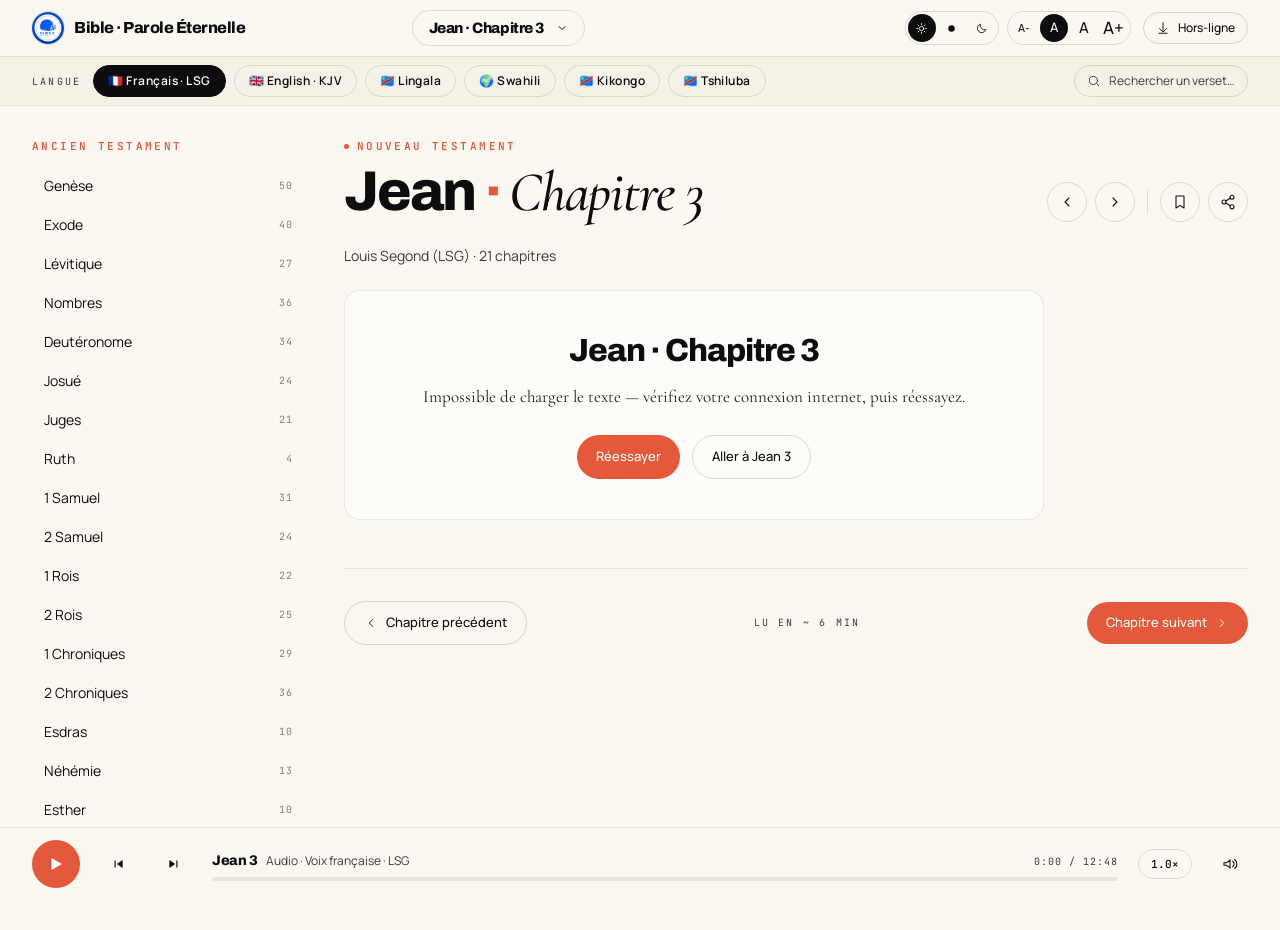
<file: bible.html>
<!doctype html>
<html lang="fr">
<head>
<meta charset="utf-8" />
<meta name="viewport" content="width=device-width, initial-scale=1, viewport-fit=cover" />
<link rel="icon" type="image/jpeg" href="assets/logo-parole-eternelle.jpg" />
<title>Bible · Lire & Écouter — Parole Éternelle</title>
<meta name="description" content="Lisez et écoutez la Bible en français et lingala. Gratuit, hors-ligne disponible." />
<meta property="og:type" content="website" />
<meta property="og:site_name" content="Parole Éternelle Ngiri-Ngiri" />
<meta property="og:title" content="Bible · Lire & Écouter — Parole Éternelle" />
<meta property="og:description" content="Lisez et écoutez la Bible en français et lingala. Gratuit, hors-ligne disponible." />
<meta property="og:url" content="https://paroleeternelle.com/bible.html" />
<meta property="og:image" content="https://paroleeternelle.com/assets/photos/culte-assemblee-2.jpg" />
<meta property="og:locale" content="fr_FR" />
<meta name="twitter:card" content="summary_large_image" />
<meta name="twitter:title" content="Bible · Lire & Écouter — Parole Éternelle" />
<meta name="twitter:description" content="Lisez et écoutez la Bible en français et lingala. Gratuit, hors-ligne disponible." />
<meta name="twitter:image" content="https://paroleeternelle.com/assets/photos/culte-assemblee-2.jpg" />

<link rel="preconnect" href="https://fonts.googleapis.com" />
<link rel="preconnect" href="https://fonts.gstatic.com" crossorigin />
<link href="https://fonts.googleapis.com/css2?family=Cormorant+Garamond:ital,wght@0,300;0,400;0,500;0,600;0,700;1,400;1,500&family=Manrope:wght@300;400;500;600;700;800&family=JetBrains+Mono:wght@400;500&family=Archivo:ital,wght@0,500;0,600;0,700;0,800&display=swap" rel="stylesheet" />

<style>
  body{background:#fbf8f1;color:#0d0d10;font-family:'Manrope',ui-sans-serif,system-ui;-webkit-font-smoothing:antialiased}
  .font-display{font-family:'Archivo',sans-serif;font-weight:800;letter-spacing:-0.03em}
  .font-display em{font-family:'Cormorant Garamond',serif;font-weight:500;font-style:italic;letter-spacing:-0.02em}
  .font-serif{font-family:'Cormorant Garamond',serif}
  .font-mono{font-family:'JetBrains Mono',ui-monospace,monospace}
  .eyebrow{font-family:'JetBrains Mono',ui-monospace,monospace;font-size:11px;letter-spacing:.22em;text-transform:uppercase;color:#e4593a;font-weight:600}
  .eyebrow .dot{display:inline-block;width:5px;height:5px;background:currentColor;border-radius:99px;margin:0 .7em .15em 0;vertical-align:middle}

  .btn{display:inline-flex;align-items:center;gap:.5rem;padding:.7rem 1.2rem;border-radius:999px;font-weight:500;font-size:13px;transition:all .25s}
  .btn-coral{background:#e4593a;color:#fff}.btn-coral:hover{background:#c44424}
  .btn-dark{background:#0d0d10;color:#fbf8f1}
  .btn-ghost{background:transparent;color:#0d0d10;border:1px solid rgba(13,13,16,.15)}
  .btn-ghost:hover{border-color:#0d0d10}

  ::selection{background:#e4593a;color:#fff}
  ::-webkit-scrollbar{width:8px;height:8px}
  ::-webkit-scrollbar-track{background:transparent}
  ::-webkit-scrollbar-thumb{background:#d4cdbb;border-radius:8px}

  /* Verse layout */
  .verse{display:flex;gap:14px;padding:8px 0;cursor:pointer;border-radius:6px;transition:background .15s}
  .verse:hover{background:rgba(228,89,58,.04)}
  .verse.highlighted{background:#fbe6dd}
  .verse.playing{background:#e4593a;color:#fff}
  .verse.playing .vnum{color:#fff;opacity:.7}
  .verse.playing .vtext{color:#fff}
  .vnum{flex-shrink:0;width:32px;font-family:'JetBrains Mono';font-size:11px;letter-spacing:.05em;color:#e4593a;font-weight:600;padding-top:8px;text-align:right}
  .vtext{flex:1;font-family:'Cormorant Garamond',serif;font-size:21px;line-height:1.55;color:#161618}
  .vtext.is-jesus{color:#c44424}

  /* size variations */
  body[data-size="sm"] .vtext{font-size:18px}
  body[data-size="md"] .vtext{font-size:21px}
  body[data-size="lg"] .vtext{font-size:25px}
  body[data-size="xl"] .vtext{font-size:30px;line-height:1.5}

  /* sepia mode */
  body[data-mode="sepia"]{background:#f0e6cf}
  body[data-mode="sepia"] aside.sidebar,body[data-mode="sepia"] header.top{background:#e8dcc0!important}
  body[data-mode="night"]{background:#0d0d10;color:#dcdad1}
  body[data-mode="night"] .vtext{color:#dcdad1}
  body[data-mode="night"] aside.sidebar,body[data-mode="night"] header.top,body[data-mode="night"] footer.bar{background:#161618!important;border-color:rgba(255,255,255,.08)!important}
  body[data-mode="night"] .verse:hover{background:rgba(228,89,58,.08)}
  body[data-mode="night"] .border-black\/8,body[data-mode="night"] .border-black\/12{border-color:rgba(255,255,255,.08)!important}
  body[data-mode="night"] .text-ink-700{color:#a3a2a0!important}
  body[data-mode="night"] .text-ink-500{color:#857f72!important}
  body[data-mode="night"] .text-ink-900{color:#fafaf7!important}
  body[data-mode="night"] .bg-paper-2,body[data-mode="night"] .bg-paper-3{background:#0d0d10!important}
  body[data-mode="night"] .bg-white{background:#1f1f22!important}
  body[data-mode="night"] .vtext.is-jesus{color:#f0a48a}
  body[data-mode="night"] .btn-ghost{color:#fafaf7;border-color:rgba(255,255,255,.2)}

  /* book item */
  .book-item{display:flex;align-items:center;justify-content:space-between;padding:8px 12px;border-radius:8px;cursor:pointer;font-size:14px;transition:all .15s}
  .book-item:hover{background:rgba(228,89,58,.08)}
  .book-item.active{background:#e4593a;color:#fff}
  .book-item.active .abbr{color:#fff;opacity:.8}
  .book-item .abbr{font-family:'JetBrains Mono';font-size:10px;color:#857f72;letter-spacing:.05em}

  .chap-btn{width:36px;height:36px;display:grid;place-items:center;border-radius:8px;font-family:'JetBrains Mono';font-size:12px;cursor:pointer;border:1px solid rgba(13,13,16,.08);transition:all .15s}
  .chap-btn:hover{border-color:#e4593a;color:#e4593a}
  .chap-btn.active{background:#e4593a;color:#fff;border-color:#e4593a}

  /* lang button */
  .lang-pill{padding:6px 14px;border-radius:999px;font-size:12px;font-weight:600;letter-spacing:.04em;cursor:pointer;border:1px solid rgba(13,13,16,.12);transition:all .2s;white-space:nowrap}
  .lang-pill:hover{border-color:#e4593a;color:#e4593a}
  .lang-pill.active{background:#0d0d10;color:#fbf8f1;border-color:#0d0d10}

  /* audio bar */
  .progress-bar{height:4px;background:rgba(13,13,16,.08);border-radius:999px;overflow:hidden;cursor:pointer}
  .progress-fill{height:100%;background:#e4593a;border-radius:999px;transition:width .1s linear}

  /* mobile sidebar */
  .sidebar-overlay{position:fixed;inset:0;background:rgba(13,13,16,.4);backdrop-filter:blur(2px);-webkit-backdrop-filter:blur(2px);z-index:50}

  @keyframes fadeIn{from{opacity:0}to{opacity:1}}
  .verse{animation:fadeIn .4s ease both}

  /* download progress for offline */
  .dl-ring{transform:rotate(-90deg)}

  /* hide scrollbar on language pills row */
  .lang-row::-webkit-scrollbar{display:none}
  .lang-row{scrollbar-width:none}
</style>

<!-- Statistiques de visite (GoatCounter) — sans cookie, sans bannière.
     Pour activer : créez un compte gratuit sur https://www.goatcounter.com
     puis remplacez "" par votre code, ex. "parole-eternelle". -->
<script>
(function(){
  var CODE = "";
  if(!CODE) return;
  var s = document.createElement("script");
  s.async = true; s.src = "//gc.zgo.at/count.js";
  s.setAttribute("data-goatcounter", "https://" + CODE + ".goatcounter.com/count");
  document.head.appendChild(s);
})();
</script>

<style>
  /* Cohérence sur toutes les pages : pas de défilement horizontal parasite,
     focus clavier visible, animations réduites si le visiteur le demande. */
  html{scroll-padding-top:96px}
  a:focus-visible,button:focus-visible,select:focus-visible,input:focus-visible{
    outline:2px solid #d8b66a;outline-offset:3px;border-radius:4px}
  @media (prefers-reduced-motion: reduce){
    *,*::before,*::after{animation-duration:.001ms!important;animation-iteration-count:1!important;transition-duration:.001ms!important;scroll-behavior:auto!important}
  }
</style>
<link rel="stylesheet" href="assets/tailwind-light.css" />
<style>
  /* ── Lisibilité sur petits écrans ────────────────────────────────────────
     Les libellés en 8–9 px sont trop petits sur téléphone, en particulier
     pour les personnes âgées de l'assemblée. On relève le minimum à 10–11 px
     sans toucher au rendu sur ordinateur. */
  @media (max-width: 640px){
    .text-\[8px\]{font-size:10px !important}
    .text-\[9px\]{font-size:10.5px !important}
    .text-\[10px\]{font-size:11px !important}
    .eyebrow{font-size:10.5px}
  }
</style>
<style>
  /* iOS zoome automatiquement sur les champs dont le texte fait moins de
     16 px. On force 16 px sur mobile pour éviter ce saut désagréable. */
  @media (max-width: 640px){
    input, textarea, select { font-size: 16px !important; }
  }
</style>
<link rel="manifest" href="manifest.json" />
<meta name="theme-color" content="#061a44" />
<link rel="apple-touch-icon" href="assets/apple-touch-icon.png" />
<meta name="apple-mobile-web-app-capable" content="yes" />
<meta name="apple-mobile-web-app-status-bar-style" content="black-translucent" />
<meta name="apple-mobile-web-app-title" content="Parole Éternelle" />
<style>
  /* ── Défilement horizontal fluide sur téléphone ──────────────────────────
     Sans ces règles, les carrousels (reels, filtres, onglets) répondent mal
     au doigt sur iOS et le geste peut être « avalé » par la page. */
  .overflow-x-auto{
    -webkit-overflow-scrolling: touch;   /* inertie iOS */
    overscroll-behavior-x: contain;      /* n'entraîne pas la page entière */
    touch-action: pan-x pan-y pinch-zoom;
  }
  .reels-scroll{ scroll-snap-type: x proximity; }
  .reels-scroll > div > a{ scroll-snap-align: start; }

  /* PWA / iOS standalone : status bar translucide (black-translucent) recouvre
     le contenu sans compensation. On pousse le header sous l'encoche et on
     ajoute de l'air sous la barre audio pour ne pas être recouvert par la
     zone du bouton Home. 0px partout ailleurs. */
  header.top{padding-top:env(safe-area-inset-top,0px)}
  footer#audioBar{padding-bottom:env(safe-area-inset-bottom,0px)}
</style>
<link rel="canonical" href="https://paroleeternelle.com/bible.html" />
</head>
<body data-size="md" data-mode="paper">

<!-- TOP BAR -->
<header class="top sticky top-0 z-30 bg-paper border-b border-black/8 backdrop-blur-md">
  <div class="max-w-[1400px] mx-auto px-4 md:px-8 h-14 flex items-center gap-3">
    <a href="index.html" class="flex items-center gap-2.5 shrink-0">
      <img src="assets/logo-parole-eternelle.jpg" alt="Logo Parole Éternelle" class="w-8 h-8 rounded-full object-cover shrink-0" style="box-shadow:0 0 0 1px rgba(0,0,0,.1)">
      <span class="font-display text-[16px] hidden sm:inline">Bible · Parole Éternelle</span>
      <span class="font-display text-[16px] sm:hidden">Bible</span>
    </a>

    <!-- Mobile menu toggle -->
    <button id="menuBtn" class="lg:hidden ml-auto w-9 h-9 grid place-items-center border border-black/12 rounded-lg">
      <svg width="16" height="16" viewBox="0 0 24 24" fill="none" stroke="currentColor" stroke-width="1.8" stroke-linecap="round"><path d="M4 6h16M4 12h16M4 18h16"/></svg>
    </button>

    <!-- Center: current book/chapter -->
    <button id="refBtn" class="hidden lg:flex items-center gap-3 mx-auto px-4 py-1.5 rounded-full border border-black/12 hover:border-coral transition">
      <span class="font-display text-[15px]" id="refLabel">Jean · Chapitre 3</span>
      <svg width="12" height="12" viewBox="0 0 24 24" fill="none" stroke="currentColor" stroke-width="2" stroke-linecap="round"><path d="M6 9l6 6 6-6"/></svg>
    </button>

    <!-- Right toolbar -->
    <div class="hidden lg:flex items-center gap-1 ml-auto">
      <!-- mode toggle -->
      <div class="flex items-center gap-0.5 border border-black/12 rounded-full p-0.5">
        <button data-mode="paper" class="mode-btn w-7 h-7 grid place-items-center rounded-full active" title="Clair">
          <svg width="13" height="13" viewBox="0 0 24 24" fill="none" stroke="currentColor" stroke-width="1.6" stroke-linecap="round"><circle cx="12" cy="12" r="4"/><path d="M12 3v2M12 19v2M3 12h2M19 12h2M5.5 5.5l1.5 1.5M17 17l1.5 1.5M5.5 18.5L7 17M17 7l1.5-1.5"/></svg>
        </button>
        <button data-mode="sepia" class="mode-btn w-7 h-7 grid place-items-center rounded-full" title="Sépia">
          <svg width="13" height="13" viewBox="0 0 24 24" fill="currentColor"><circle cx="12" cy="12" r="6"/></svg>
        </button>
        <button data-mode="night" class="mode-btn w-7 h-7 grid place-items-center rounded-full" title="Nuit">
          <svg width="13" height="13" viewBox="0 0 24 24" fill="none" stroke="currentColor" stroke-width="1.6"><path d="M20 14A8 8 0 0 1 10 4a8 8 0 1 0 10 10z"/></svg>
        </button>
      </div>
      <!-- size -->
      <div class="flex items-center gap-0.5 border border-black/12 rounded-full p-0.5 ml-1">
        <button data-size="sm" class="size-btn w-7 h-7 grid place-items-center rounded-full text-[11px] font-medium">A-</button>
        <button data-size="md" class="size-btn w-7 h-7 grid place-items-center rounded-full text-[13px] font-medium active">A</button>
        <button data-size="lg" class="size-btn w-7 h-7 grid place-items-center rounded-full text-[15px] font-medium">A</button>
        <button data-size="xl" class="size-btn w-7 h-7 grid place-items-center rounded-full text-[17px] font-medium">A+</button>
      </div>
      <button id="offlineBtn" class="ml-2 btn btn-ghost !py-1.5 !px-3 text-[12px]">
        <svg width="14" height="14" viewBox="0 0 24 24" fill="none" stroke="currentColor" stroke-width="1.6" stroke-linecap="round"><path d="M12 3v13M6 13l6 6 6-6M5 21h14"/></svg>
        Hors-ligne
      </button>
    </div>
  </div>

  <!-- Language strip -->
  <div class="border-t border-black/8 bg-paper-2/70">
    <div class="max-w-[1400px] mx-auto px-4 md:px-8 h-12 flex items-center gap-3">
      <span class="font-mono text-[10px] tracking-[.22em] uppercase text-ink-500 hidden sm:inline">Langue</span>
      <div class="lang-row flex items-center gap-2 overflow-x-auto -mx-2 px-2 flex-1">
        <button data-lang="fr" class="lang-pill active">🇫🇷 Français · LSG</button>
        <button data-lang="en" class="lang-pill">🇬🇧 English · KJV</button>
        <button data-lang="ln" class="lang-pill">🇨🇩 Lingala</button>
        <button data-lang="sw" class="lang-pill">🌍 Swahili</button>
        <button data-lang="kg" class="lang-pill">🇨🇩 Kikongo</button>
        <button data-lang="ts" class="lang-pill">🇨🇩 Tshiluba</button>
      </div>
      <button id="searchBtn" class="hidden md:flex items-center gap-2 px-3 py-1.5 border border-black/12 rounded-full text-[12px] text-ink-500 hover:border-coral hover:text-coral transition">
        <svg width="14" height="14" viewBox="0 0 24 24" fill="none" stroke="currentColor" stroke-width="1.6" stroke-linecap="round"><circle cx="11" cy="11" r="7"/><path d="M20 20l-3.5-3.5"/></svg>
        Rechercher un verset…
      </button>
    </div>
  </div>
</header>

<!-- BODY: sidebar + reader -->
<div class="max-w-[1400px] mx-auto px-4 md:px-8 grid lg:grid-cols-[280px_1fr] gap-8 py-8">

  <!-- Books sidebar -->
  <aside id="sidebar" class="sidebar lg:sticky lg:top-[120px] lg:self-start lg:max-h-[calc(100svh-140px)] overflow-y-auto pr-2 hidden lg:block bg-paper">
    <div class="mb-5">
      <div class="eyebrow mb-3">Ancien Testament</div>
      <div id="ot-list" class="space-y-0.5"></div>
    </div>
    <div>
      <div class="eyebrow mb-3">Nouveau Testament</div>
      <div id="nt-list" class="space-y-0.5"></div>
    </div>
  </aside>

  <!-- READER -->
  <main class="min-w-0 pb-32">
    <!-- Breadcrumb / actions -->
    <div class="flex items-center justify-between gap-4 mb-6 flex-wrap">
      <div>
        <div class="eyebrow mb-2"><span class="dot"></span><span id="testamentLabel">Nouveau Testament</span></div>
        <h1 class="font-display text-[40px] sm:text-[56px] leading-[1.05] tracking-mega pb-2">
          <span id="bookTitle">Jean</span> <span class="text-coral">·</span> <em id="chapterTitle">Chapitre 3</em>
        </h1>
        <p class="mt-4 text-[14px] text-ink-500" id="chapterSub">L'entretien avec Nicodème · « Il faut naître de nouveau »</p>
      </div>
      <div class="flex items-center gap-2">
        <button id="prevChap" class="w-10 h-10 grid place-items-center rounded-full border border-black/12 hover:border-coral hover:text-coral transition" title="Chapitre précédent">
          <svg width="16" height="16" viewBox="0 0 24 24" fill="none" stroke="currentColor" stroke-width="1.6" stroke-linecap="round"><path d="M15 18l-6-6 6-6"/></svg>
        </button>
        <button id="nextChap" class="w-10 h-10 grid place-items-center rounded-full border border-black/12 hover:border-coral hover:text-coral transition" title="Chapitre suivant">
          <svg width="16" height="16" viewBox="0 0 24 24" fill="none" stroke="currentColor" stroke-width="1.6" stroke-linecap="round"><path d="M9 6l6 6-6 6"/></svg>
        </button>
        <span class="w-px h-6 bg-black/10 mx-1"></span>
        <button id="bookmarkAll" class="w-10 h-10 grid place-items-center rounded-full border border-black/12 hover:border-coral hover:text-coral transition" title="Marquer ce chapitre">
          <svg width="16" height="16" viewBox="0 0 24 24" fill="none" stroke="currentColor" stroke-width="1.6" stroke-linecap="round" stroke-linejoin="round"><path d="M6 3h12v18l-6-4-6 4z"/></svg>
        </button>
        <button id="shareBtn" class="w-10 h-10 grid place-items-center rounded-full border border-black/12 hover:border-coral hover:text-coral transition" title="Partager">
          <svg width="16" height="16" viewBox="0 0 24 24" fill="none" stroke="currentColor" stroke-width="1.6" stroke-linecap="round"><circle cx="18" cy="5" r="3"/><circle cx="6" cy="12" r="3"/><circle cx="18" cy="19" r="3"/><path d="M8.6 13.5l6.8 4M15.4 6.5l-6.8 4"/></svg>
        </button>
      </div>
    </div>

    <!-- Chapter content -->
    <div id="chapterContent" class="max-w-[700px]">
      <!-- filled by JS -->
    </div>

    <!-- Next chapter -->
    <div class="mt-12 pt-8 border-t border-black/8 flex flex-wrap items-center justify-between gap-4">
      <button id="prevChap2" class="btn btn-ghost"><svg width="14" height="14" viewBox="0 0 24 24" fill="none" stroke="currentColor" stroke-width="1.6" stroke-linecap="round"><path d="M15 18l-6-6 6-6"/></svg> Chapitre précédent</button>
      <div class="font-mono text-[10px] tracking-[.22em] uppercase text-ink-500">Lu en <span id="readDuration">~ 6 min</span></div>
      <button id="nextChap2" class="btn btn-coral">Chapitre suivant <svg width="14" height="14" viewBox="0 0 24 24" fill="none" stroke="currentColor" stroke-width="1.6" stroke-linecap="round"><path d="M9 6l6 6-6 6"/></svg></button>
    </div>
  </main>
</div>

<!-- AUDIO PLAYER (bottom bar) -->
<footer id="audioBar" class="bar fixed bottom-0 inset-x-0 z-40 bg-paper border-t border-black/8 backdrop-blur-md">
  <div class="max-w-[1400px] mx-auto px-4 md:px-8 py-3 flex items-center gap-3 md:gap-5">
    <!-- play -->
    <button id="playBtn" class="w-12 h-12 rounded-full bg-coral hover:bg-coral-deep text-white grid place-items-center shrink-0 transition">
      <svg id="playIcon" width="18" height="18" viewBox="0 0 24 24" fill="currentColor"><path d="M6 4l14 8-14 8z"/></svg>
      <svg id="pauseIcon" width="18" height="18" viewBox="0 0 24 24" fill="currentColor" class="hidden"><rect x="6" y="4" width="4" height="16"/><rect x="14" y="4" width="4" height="16"/></svg>
    </button>
    <button id="prevVerse" class="hidden sm:grid w-9 h-9 place-items-center rounded-full hover:bg-black/5 transition" title="Verset précédent">
      <svg width="14" height="14" viewBox="0 0 24 24" fill="currentColor"><path d="M6 6h2v12H6zM10 12l10-7v14z"/></svg>
    </button>
    <button id="nextVerse" class="hidden sm:grid w-9 h-9 place-items-center rounded-full hover:bg-black/5 transition" title="Verset suivant">
      <svg width="14" height="14" viewBox="0 0 24 24" fill="currentColor"><path d="M16 6h2v12h-2zM4 5l10 7-10 7z"/></svg>
    </button>

    <!-- title + progress -->
    <div class="flex-1 min-w-0">
      <div class="flex items-baseline justify-between gap-3 mb-1.5">
        <div class="min-w-0 truncate">
          <span id="playingRef" class="font-display text-[14px]">Jean 3</span>
          <span class="text-ink-500 text-[12px] ml-1.5" id="playingLang">Audio · Voix française · LSG</span>
        </div>
        <div class="font-mono text-[10px] tracking-[.1em] text-ink-500 shrink-0">
          <span id="curTime">0:00</span> / <span id="totalTime">12:48</span>
        </div>
      </div>
      <div class="progress-bar" id="progressBar">
        <div class="progress-fill" id="progressFill" style="width:0%"></div>
      </div>
    </div>

    <!-- speed -->
    <button id="speedBtn" class="hidden md:block px-3 py-1.5 border border-black/12 rounded-full font-mono text-[11px] font-medium hover:border-coral hover:text-coral transition">1.0×</button>
    <!-- volume -->
    <button id="muteBtn" class="hidden md:grid w-9 h-9 place-items-center rounded-full hover:bg-black/5 transition" title="Volume">
      <svg width="16" height="16" viewBox="0 0 24 24" fill="none" stroke="currentColor" stroke-width="1.6" stroke-linecap="round"><path d="M3 10v4h4l5 4V6L7 10z"/><path d="M16 8a5 5 0 0 1 0 8M19 5a9 9 0 0 1 0 14"/></svg>
    </button>
  </div>
</footer>

<!-- OFFLINE MODAL -->
<div id="offlineModal" class="fixed inset-0 z-50 bg-black/60 backdrop-blur-sm grid place-items-center p-4 hidden">
  <div class="bg-paper border border-black/12 max-w-md w-full p-8">
    <div class="eyebrow mb-3">Lecture hors-ligne</div>
    <h3 class="font-display text-[28px] leading-tight mb-2">Téléchargez la Bible</h3>
    <p class="text-[14px] text-ink-700 leading-relaxed">Texte intégral + audio pour lire et écouter même sans connexion. Sélectionnez les langues à télécharger.</p>
    <div class="mt-5 space-y-2.5">
      <label class="flex items-center justify-between p-3 border border-black/8 rounded-lg cursor-pointer hover:border-coral transition">
        <span class="flex items-center gap-3"><input type="checkbox" checked class="accent-[#e4593a]"/><span class="font-medium">Français · LSG</span></span>
        <span class="font-mono text-[11px] text-ink-500">8.2 Mo + 124 Mo audio</span>
      </label>
      <label class="flex items-center justify-between p-3 border border-black/8 rounded-lg cursor-pointer hover:border-coral transition">
        <span class="flex items-center gap-3"><input type="checkbox" class="accent-[#e4593a]"/><span class="font-medium">Lingala</span></span>
        <span class="font-mono text-[11px] text-ink-500">7.8 Mo + 118 Mo audio</span>
      </label>
      <label class="flex items-center justify-between p-3 border border-black/8 rounded-lg cursor-pointer hover:border-coral transition">
        <span class="flex items-center gap-3"><input type="checkbox" class="accent-[#e4593a]"/><span class="font-medium">Swahili</span></span>
        <span class="font-mono text-[11px] text-ink-500">8.0 Mo + 122 Mo audio</span>
      </label>
      <label class="flex items-center justify-between p-3 border border-black/8 rounded-lg cursor-pointer hover:border-coral transition">
        <span class="flex items-center gap-3"><input type="checkbox" class="accent-[#e4593a]"/><span class="font-medium">Kikongo</span></span>
        <span class="font-mono text-[11px] text-ink-500">7.6 Mo + 110 Mo audio</span>
      </label>
      <label class="flex items-center justify-between p-3 border border-black/8 rounded-lg cursor-pointer hover:border-coral transition">
        <span class="flex items-center gap-3"><input type="checkbox" class="accent-[#e4593a]"/><span class="font-medium">Tshiluba</span></span>
        <span class="font-mono text-[11px] text-ink-500">7.4 Mo + 108 Mo audio</span>
      </label>
    </div>
    <div class="mt-6 flex items-center gap-3 justify-end">
      <button id="closeOffline" class="btn btn-ghost">Annuler</button>
      <button id="confirmOffline" class="btn btn-coral">Télécharger</button>
    </div>
    <p class="mt-4 text-[11px] text-ink-500 font-mono tracking-[.05em] leading-relaxed">Les fichiers sont stockés localement sur votre appareil. Aucune connexion requise après le téléchargement.</p>
  </div>
</div>

<!-- SEARCH MODAL -->
<div id="searchModal" class="fixed inset-0 z-50 bg-black/60 backdrop-blur-sm hidden">
  <div class="max-w-2xl mx-auto mt-24 bg-paper border border-black/12">
    <div class="flex items-center gap-3 p-4 border-b border-black/8">
      <svg width="18" height="18" viewBox="0 0 24 24" fill="none" stroke="currentColor" stroke-width="1.6" stroke-linecap="round"><circle cx="11" cy="11" r="7"/><path d="M20 20l-3.5-3.5"/></svg>
      <input id="searchInput" type="search" placeholder="Rechercher un verset, un mot, une référence…" class="flex-1 bg-transparent focus:outline-none text-[15px]"/>
      <button id="closeSearch" class="text-ink-500 hover:text-coral">Esc</button>
    </div>
    <div class="p-6 max-h-[60vh] overflow-y-auto">
      <div class="eyebrow mb-3">Suggestions</div>
      <div class="space-y-1" id="suggestions">
        <button class="suggest w-full text-left p-3 hover:bg-coral-soft rounded-lg transition" data-go="Jean,3">
          <div class="font-mono text-[10px] text-coral tracking-[.22em] uppercase">Jean 3 : 16</div>
          <div class="font-serif text-[17px] mt-1">« Car Dieu a tant aimé le monde qu'il a donné son Fils unique… »</div>
        </button>
        <button class="suggest w-full text-left p-3 hover:bg-coral-soft rounded-lg transition" data-go="Psaumes,23">
          <div class="font-mono text-[10px] text-coral tracking-[.22em] uppercase">Psaumes 23 : 1</div>
          <div class="font-serif text-[17px] mt-1">« L'Éternel est mon berger : je ne manquerai de rien. »</div>
        </button>
        <button class="suggest w-full text-left p-3 hover:bg-coral-soft rounded-lg transition" data-go="Matthieu,24">
          <div class="font-mono text-[10px] text-coral tracking-[.22em] uppercase">Matthieu 24 : 35</div>
          <div class="font-serif text-[17px] mt-1">« Le ciel et la terre passeront, mais mes paroles ne passeront point. »</div>
        </button>
        <button class="suggest w-full text-left p-3 hover:bg-coral-soft rounded-lg transition" data-go="Romains,8">
          <div class="font-mono text-[10px] text-coral tracking-[.22em] uppercase">Romains 8 : 28</div>
          <div class="font-serif text-[17px] mt-1">« Toutes choses concourent au bien de ceux qui aiment Dieu… »</div>
        </button>
      </div>
    </div>
  </div>
</div>

<script src="bible-data.js"></script>
<script src="bible-app.js"></script>

<style>
  /* En-tête escamotable : libère l'écran en descendant, revient en remontant. */
  header{transition:transform .34s cubic-bezier(.2,.7,.2,1)}
  html.chrome-hidden header{transform:translateY(-100%)}
  @media (prefers-reduced-motion: reduce){ header{transition:none} }
</style>
<script>
(function(){
  var root=document.documentElement, last=0, ticking=false;
  function upd(){
    ticking=false;
    var y=window.scrollY||window.pageYOffset;
    if(y<140){ root.classList.remove('chrome-hidden'); last=y; return; }
    if(y>last+6){ root.classList.add('chrome-hidden'); }
    else if(y<last-6){ root.classList.remove('chrome-hidden'); }
    last=y;
  }
  window.addEventListener('scroll',function(){ if(!ticking){ticking=true;requestAnimationFrame(upd);} },{passive:true});
  window.addEventListener('resize',upd,{passive:true});
})();
</script>
</body>
</html>
</file>
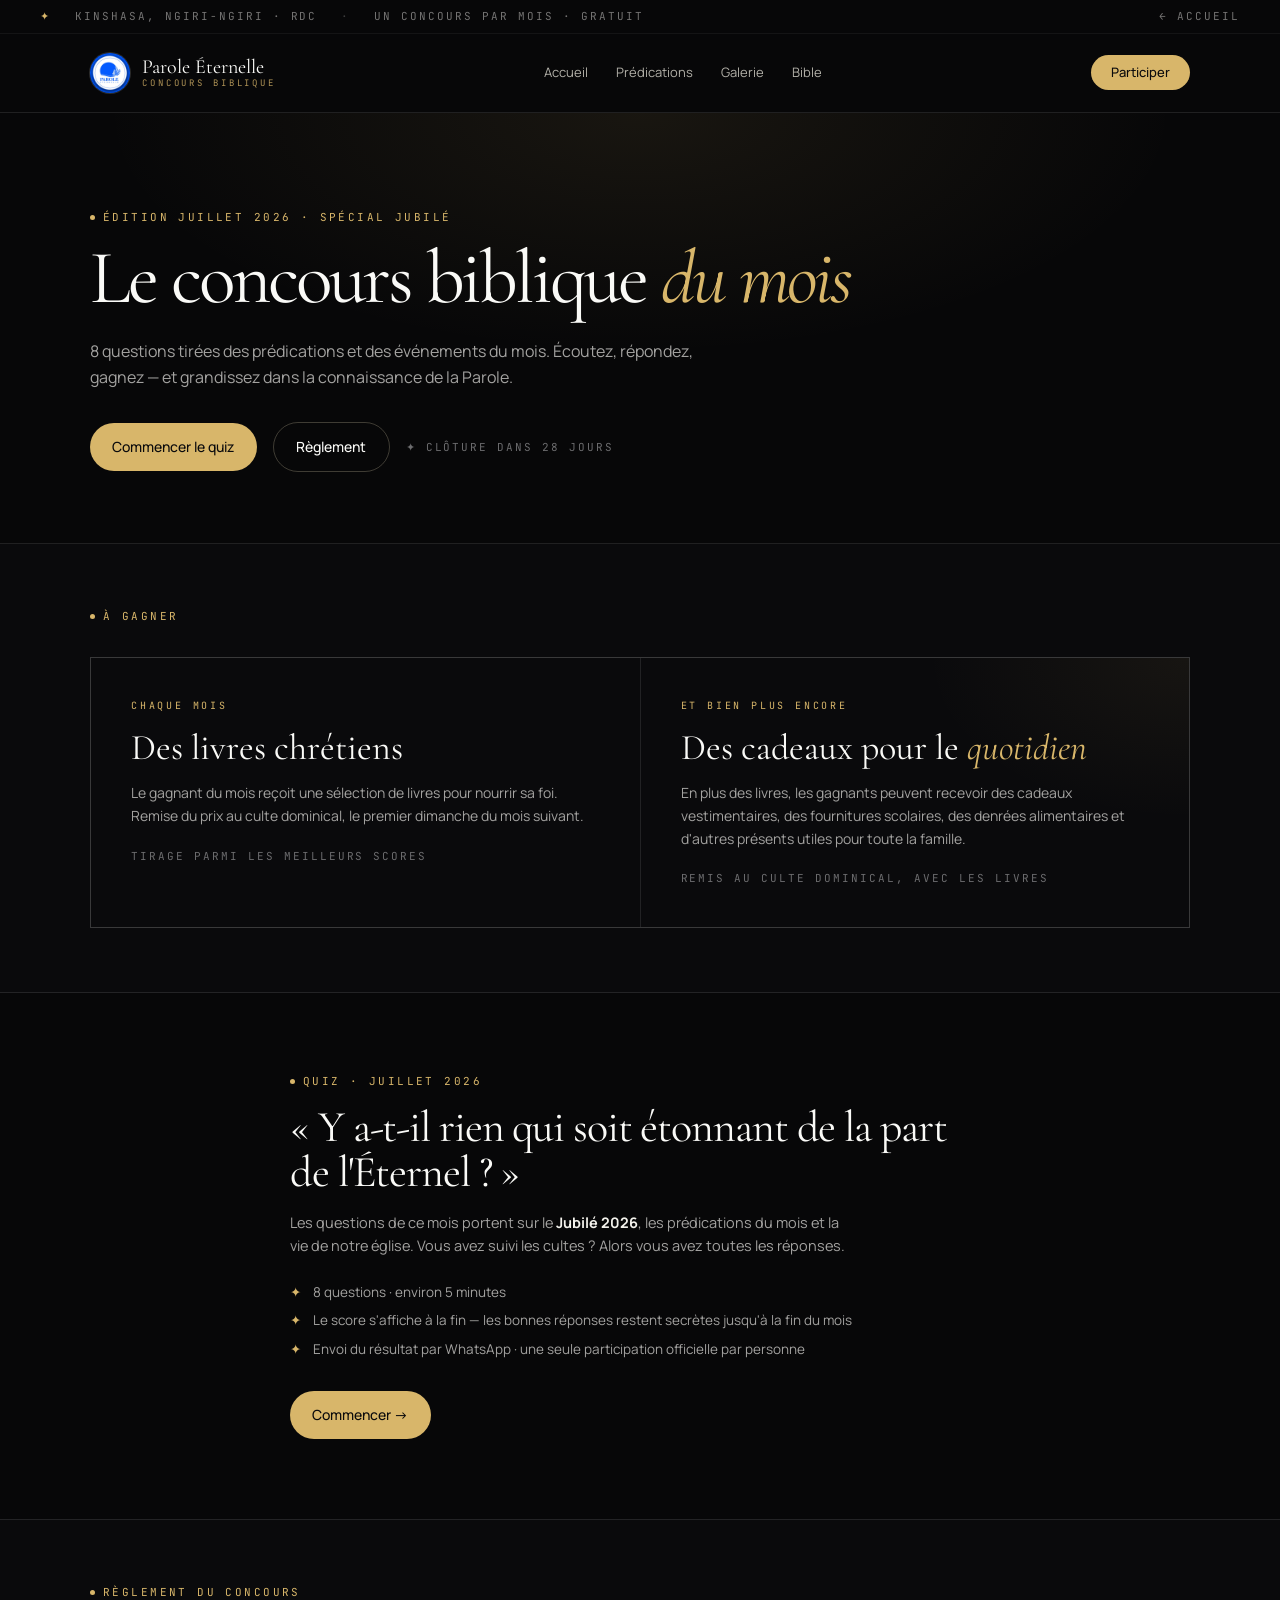
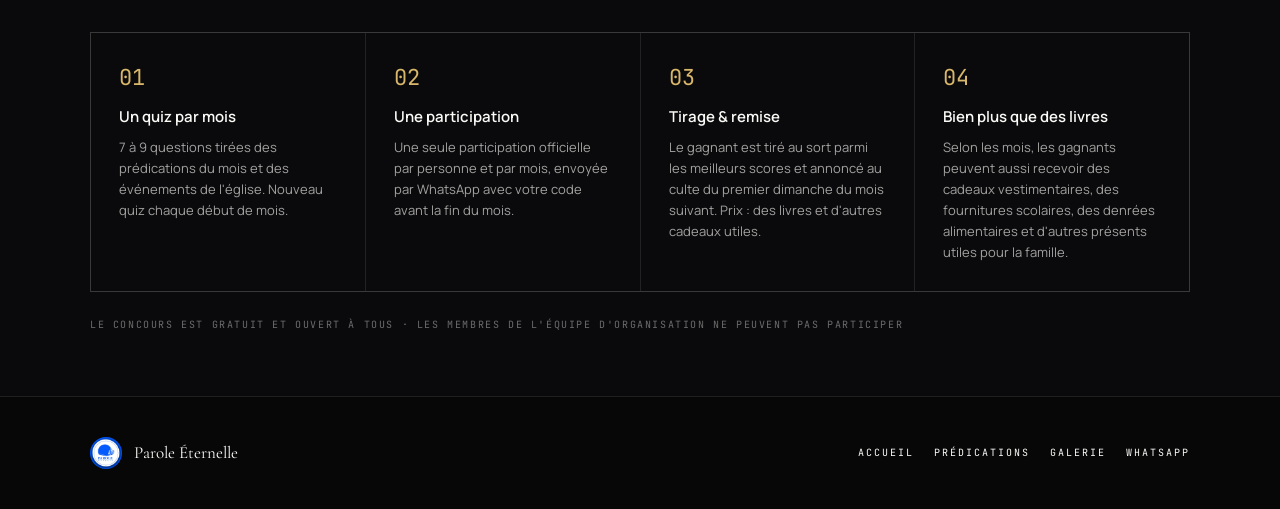
<file: concours.html>
<!doctype html>
<html lang="fr">
<head>
<meta charset="utf-8" />
<meta name="viewport" content="width=device-width, initial-scale=1, viewport-fit=cover" />
<link rel="icon" type="image/jpeg" href="assets/logo-parole-eternelle.jpg" />
<title>Concours biblique — Parole Éternelle</title>
<meta name="description" content="Participez au concours biblique mensuel de l'église Parole Éternelle Ngiri-Ngiri." />
<meta property="og:type" content="website" />
<meta property="og:site_name" content="Parole Éternelle Ngiri-Ngiri" />
<meta property="og:title" content="Concours biblique — Parole Éternelle" />
<meta property="og:description" content="Participez au concours biblique mensuel de l'église Parole Éternelle Ngiri-Ngiri." />
<meta property="og:url" content="https://paroleeternelle.com/concours.html" />
<meta property="og:image" content="https://paroleeternelle.com/assets/photos/culte-assemblee-2.jpg" />
<meta property="og:locale" content="fr_FR" />
<meta name="twitter:card" content="summary_large_image" />
<meta name="twitter:title" content="Concours biblique — Parole Éternelle" />
<meta name="twitter:description" content="Participez au concours biblique mensuel de l'église Parole Éternelle Ngiri-Ngiri." />
<meta name="twitter:image" content="https://paroleeternelle.com/assets/photos/culte-assemblee-2.jpg" />
<link rel="preconnect" href="https://fonts.googleapis.com" />
<link rel="preconnect" href="https://fonts.gstatic.com" crossorigin />
<link href="https://fonts.googleapis.com/css2?family=Cormorant+Garamond:ital,wght@0,300;0,400;0,500;0,600;0,700;1,300;1,400&family=Manrope:wght@300;400;500;600;700;800&family=JetBrains+Mono:wght@400;500&display=swap" rel="stylesheet" />
<style>
  :root{--gold-300:#d8b66a;--gold-400:#cba255;--gold-500:#b8924f;}
  body{background:#0a0a0c;color:#fafaf7;font-family:'Manrope',ui-sans-serif,system-ui;}
  .font-display{font-family:'Cormorant Garamond',serif}
  .font-mono{font-family:'JetBrains Mono',ui-monospace}
  .eyebrow{font-family:'JetBrains Mono',ui-monospace,monospace;font-size:11px;letter-spacing:.22em;text-transform:uppercase;color:#d8b66a}
  .btn{display:inline-flex;align-items:center;gap:.6rem;padding:.85rem 1.4rem;border-radius:999px;font-weight:500;font-size:14px;transition:all .25s;cursor:pointer}
  .btn-gold{background:#d8b66a;color:#0a0a0c}.btn-gold:hover{background:#e3c98a}
  .btn-ghost{background:transparent;color:#fafaf7;border:1px solid rgba(231,219,184,.25)}
  .btn-ghost:hover{border-color:#d8b66a;color:#e3c98a}
  .btn[disabled]{opacity:.4;pointer-events:none}
  .opt{display:flex;align-items:flex-start;gap:.9rem;width:100%;text-align:left;padding:1rem 1.15rem;border:1px solid rgba(255,255,255,.1);background:rgba(255,255,255,.02);transition:all .2s;cursor:pointer;color:#f3f2ec;font-size:15px;line-height:1.45}
  .opt:hover{border-color:rgba(216,182,106,.5);background:rgba(216,182,106,.05)}
  .opt.sel{border-color:#d8b66a;background:rgba(216,182,106,.1)}
  .opt .key{flex:none;width:26px;height:26px;border-radius:999px;border:1px solid rgba(255,255,255,.2);display:grid;place-items:center;font-family:'JetBrains Mono';font-size:11px;color:#a3a2a0;margin-top:1px}
  .opt.sel .key{background:#d8b66a;color:#0a0a0c;border-color:#d8b66a;font-weight:700}
  a{color:#e3c98a}a:hover{color:#d8b66a}
  ::selection{background:#cba255;color:#0a0a0c}
  ::-webkit-scrollbar{width:10px}::-webkit-scrollbar-track{background:#0a0a0c}::-webkit-scrollbar-thumb{background:#2d2e37;border-radius:8px}
  html{scroll-behavior:smooth}
  .reveal-ready [data-reveal]{will-change:opacity,transform}
  @media (prefers-reduced-motion:no-preference){.reveal-ready [data-reveal]{opacity:0;transform:translateY(22px);transition:opacity .8s cubic-bezier(.22,.7,.2,1),transform .8s cubic-bezier(.22,.7,.2,1)}.reveal-ready [data-reveal].in{opacity:1;transform:none}}
  [data-cards]>div{transition:background-color .45s ease,box-shadow .45s ease}
  [data-cards]>div:hover{background-color:#0d0d12;box-shadow:inset 0 0 0 1px rgba(216,182,106,.24)}
  .btn-gold{position:relative;overflow:hidden;isolation:isolate}
  .btn-gold::after{content:"";position:absolute;inset:0;z-index:-1;background:linear-gradient(115deg,transparent 25%,rgba(255,255,255,.55) 50%,transparent 75%);transform:translateX(-130%);transition:transform .7s ease}
  .btn-gold:hover::after{transform:translateX(130%)}
</style>
<script>document.documentElement.classList.add('reveal-ready')</script>

<!-- Statistiques de visite (GoatCounter) — sans cookie, sans bannière.
     Pour activer : créez un compte gratuit sur https://www.goatcounter.com
     puis remplacez "" par votre code, ex. "parole-eternelle". -->
<script>
(function(){
  var CODE = "";
  if(!CODE) return;
  var s = document.createElement("script");
  s.async = true; s.src = "//gc.zgo.at/count.js";
  s.setAttribute("data-goatcounter", "https://" + CODE + ".goatcounter.com/count");
  document.head.appendChild(s);
})();
</script>

<style>
  /* Cohérence sur toutes les pages : pas de défilement horizontal parasite,
     focus clavier visible, animations réduites si le visiteur le demande. */
  html{scroll-padding-top:96px}
  a:focus-visible,button:focus-visible,select:focus-visible,input:focus-visible{
    outline:2px solid #d8b66a;outline-offset:3px;border-radius:4px}
  @media (prefers-reduced-motion: reduce){
    *,*::before,*::after{animation-duration:.001ms!important;animation-iteration-count:1!important;transition-duration:.001ms!important;scroll-behavior:auto!important}
  }
</style>
<link rel="stylesheet" href="assets/tailwind.css" />
<style>
  /* ── Lisibilité sur petits écrans ────────────────────────────────────────
     Les libellés en 8–9 px sont trop petits sur téléphone, en particulier
     pour les personnes âgées de l'assemblée. On relève le minimum à 10–11 px
     sans toucher au rendu sur ordinateur. */
  @media (max-width: 640px){
    .text-\[8px\]{font-size:10px !important}
    .text-\[9px\]{font-size:10.5px !important}
    .text-\[10px\]{font-size:11px !important}
    .eyebrow{font-size:10.5px}
  }
</style>
<style>
  /* iOS zoome automatiquement sur les champs dont le texte fait moins de
     16 px. On force 16 px sur mobile pour éviter ce saut désagréable. */
  @media (max-width: 640px){
    input, textarea, select { font-size: 16px !important; }
  }
</style>
<link rel="manifest" href="manifest.json" />
<meta name="theme-color" content="#061a44" />
<link rel="apple-touch-icon" href="assets/apple-touch-icon.png" />
<meta name="apple-mobile-web-app-capable" content="yes" />
<meta name="apple-mobile-web-app-status-bar-style" content="black-translucent" />
<meta name="apple-mobile-web-app-title" content="Parole Éternelle" />
<style>
  /* ── Défilement horizontal fluide sur téléphone ──────────────────────────
     Sans ces règles, les carrousels (reels, filtres, onglets) répondent mal
     au doigt sur iOS et le geste peut être « avalé » par la page. */
  .overflow-x-auto{
    -webkit-overflow-scrolling: touch;   /* inertie iOS */
    overscroll-behavior-x: contain;      /* n'entraîne pas la page entière */
    touch-action: pan-x pan-y pinch-zoom;
  }
  .reels-scroll{ scroll-snap-type: x proximity; }
  .reels-scroll > div > a{ scroll-snap-align: start; }

  /* PWA / iOS standalone : status bar translucide (black-translucent). Marge
     de securite meme si ce header n'est pas fixe/sticky ici. 0px ailleurs. */
  header{padding-top:env(safe-area-inset-top,0px)}
</style>
<link rel="canonical" href="https://paroleeternelle.com/concours.html" />
</head>
<body>

<!-- Top strip -->
<div class="hidden md:flex items-center justify-between px-10 py-2 text-[11px] font-mono tracking-[.18em] uppercase text-bone-300/70 border-b border-white/5 bg-ink-900">
  <div class="flex items-center gap-6"><span class="text-gold-300">✦</span>Kinshasa, Ngiri-Ngiri · RDC<span class="opacity-50">·</span>Un concours par mois · Gratuit</div>
  <div><a href="index.html" class="hover:text-gold-200" style="color:inherit">← Accueil</a></div>
</div>

<!-- Header -->
<header class="border-b border-white/10 bg-ink-900">
  <div class="max-w-[1180px] mx-auto px-6 sm:px-10 flex items-center justify-between h-[78px]">
    <a href="index.html" class="flex items-center gap-3" style="color:#fafaf7">
      <img src="assets/logo-parole-eternelle.jpg" alt="Logo Parole Éternelle" class="w-10 h-10 rounded-full object-cover shrink-0" style="box-shadow:0 0 0 1px rgba(255,255,255,.15)">
      <div class="leading-tight">
        <div class="font-display text-[20px]">Parole Éternelle</div>
        <div class="font-mono text-[9px] tracking-[.32em] uppercase text-gold-300/80 -mt-0.5">Concours biblique</div>
      </div>
    </a>
    <nav class="hidden md:flex items-center gap-7 text-[13px] text-bone-200/80">
      <a href="index.html" style="color:inherit" class="hover:text-bone-50">Accueil</a>
      <a href="predications.html" style="color:inherit" class="hover:text-bone-50">Prédications</a>
      <a href="galerie.html" style="color:inherit" class="hover:text-bone-50">Galerie</a>
      <a href="bible.html" style="color:inherit" class="hover:text-bone-50">Bible</a>
    </nav>
    <a href="#quiz" class="btn btn-gold !py-2 !px-5 text-[13px]">Participer</a>
  </div>
</header>

<!-- Hero -->
<section class="relative bg-ink-900 pt-16 pb-14 md:pt-24 md:pb-18 border-b border-white/10 overflow-hidden">
  <div class="absolute inset-0 opacity-60" style="background:radial-gradient(60% 80% at 50% 0%, rgba(216,182,106,.14), transparent 70%)"></div>
  <div class="relative max-w-[1180px] mx-auto px-6 sm:px-10" data-reveal>
    <div class="eyebrow mb-4"><span class="inline-block w-[5px] h-[5px] bg-current rounded-full mr-2 align-middle"></span>Édition Juillet 2026 · Spécial Jubilé</div>
    <h1 class="font-display tracking-mega text-[44px] sm:text-[64px] md:text-[76px] leading-[.95] max-w-[900px]">Le concours biblique <em class="text-gold-300">du mois</em></h1>
    <p class="mt-6 max-w-[620px] text-[15px] sm:text-[16px] leading-relaxed text-bone-300">8 questions tirées des prédications et des événements du mois. Écoutez, répondez, gagnez — et grandissez dans la connaissance de la Parole.</p>
    <div class="mt-8 flex flex-wrap items-center gap-4">
      <a href="#quiz" class="btn btn-gold">Commencer le quiz</a>
      <a href="#reglement" class="btn btn-ghost" style="color:#fafaf7">Règlement</a>
      <div class="font-mono text-[11px] tracking-[.18em] uppercase text-bone-400" id="countdown"></div>
    </div>
  </div>
</section>

<!-- Prix -->
<section class="bg-ink-800 py-16 border-b border-white/10">
  <div class="max-w-[1180px] mx-auto px-6 sm:px-10">
    <div class="eyebrow mb-8" data-reveal><span class="inline-block w-[5px] h-[5px] bg-current rounded-full mr-2 align-middle"></span>À gagner</div>
    <div class="grid md:grid-cols-2 gap-px bg-white/10 border border-white/10" data-reveal data-cards>
      <div class="bg-ink-800 p-8 sm:p-10">
        <div class="font-mono text-[10px] tracking-[.28em] uppercase text-gold-300 mb-3">Chaque mois</div>
        <div class="font-display text-[30px] sm:text-[36px] leading-tight">Des livres chrétiens</div>
        <p class="mt-3 text-[14px] leading-relaxed text-bone-300">Le gagnant du mois reçoit une sélection de livres pour nourrir sa foi. Remise du prix au culte dominical, le premier dimanche du mois suivant.</p>
        <div class="mt-5 font-mono text-[11px] tracking-[.18em] uppercase text-bone-400">Tirage parmi les meilleurs scores</div>
      </div>
      <div class="bg-ink-800 p-8 sm:p-10 relative overflow-hidden">
        <div class="absolute inset-0 opacity-40 pointer-events-none" style="background:radial-gradient(80% 100% at 100% 0%, rgba(216,182,106,.16), transparent 60%)"></div>
        <div class="relative">
          <div class="font-mono text-[10px] tracking-[.28em] uppercase text-gold-300 mb-3">Et bien plus encore</div>
          <div class="font-display text-[30px] sm:text-[36px] leading-tight">Des cadeaux pour le <em class="text-gold-300">quotidien</em></div>
          <p class="mt-3 text-[14px] leading-relaxed text-bone-300">En plus des livres, les gagnants peuvent recevoir des cadeaux vestimentaires, des fournitures scolaires, des denrées alimentaires et d'autres présents utiles pour toute la famille.</p>
          <div class="mt-5 font-mono text-[11px] tracking-[.18em] uppercase text-bone-400">Remis au culte dominical, avec les livres</div>
        </div>
      </div>
    </div>
  </div>
</section>

<!-- Quiz -->
<section id="quiz" class="bg-ink-900 py-16 sm:py-20">
  <div class="max-w-[780px] mx-auto px-6 sm:px-10">

    <!-- Intro card -->
    <div id="quizIntro">
      <div class="eyebrow mb-4"><span class="inline-block w-[5px] h-[5px] bg-current rounded-full mr-2 align-middle"></span>Quiz · Juillet 2026</div>
      <h2 class="font-display text-[34px] sm:text-[44px] leading-[1.02] tracking-tight">« Y a-t-il rien qui soit étonnant de la part de l'Éternel ? »</h2>
      <p class="mt-4 text-[14.5px] leading-relaxed text-bone-300 max-w-[560px]">Les questions de ce mois portent sur le <strong class="text-bone-100">Jubilé 2026</strong>, les prédications du mois et la vie de notre église. Vous avez suivi les cultes ? Alors vous avez toutes les réponses.</p>
      <ul class="mt-6 space-y-2 text-[13.5px] text-bone-300">
        <li class="flex gap-3"><span class="text-gold-300">✦</span>8 questions · environ 5 minutes</li>
        <li class="flex gap-3"><span class="text-gold-300">✦</span>Le score s'affiche à la fin — les bonnes réponses restent secrètes jusqu'à la fin du mois</li>
        <li class="flex gap-3"><span class="text-gold-300">✦</span>Envoi du résultat par WhatsApp · une seule participation officielle par personne</li>
      </ul>
      <button id="startBtn" class="btn btn-gold mt-8">Commencer →</button>
      <div id="doneNote" class="hidden mt-4 font-mono text-[11px] tracking-[.15em] uppercase text-bone-400"></div>
    </div>

    <!-- Question card -->
    <div id="quizCard" class="hidden">
      <div class="flex items-center justify-between mb-6">
        <div class="font-mono text-[11px] tracking-[.22em] uppercase text-bone-400"><span id="qNum">01</span> / <span id="qTotal">08</span></div>
        <div class="font-mono text-[11px] tracking-[.22em] uppercase text-gold-300" id="qTheme"></div>
      </div>
      <div class="h-[3px] bg-white/10 mb-10"><div id="qProgress" class="h-full bg-gold-300 transition-all duration-500" style="width:0%"></div></div>
      <h3 id="qText" class="font-display text-[28px] sm:text-[36px] leading-[1.08] tracking-tight min-h-[90px]"></h3>
      <div id="qOptions" class="mt-8 grid gap-3"></div>
      <div class="mt-10 flex items-center justify-between">
        <button id="prevBtn" class="btn btn-ghost !px-5" style="color:#fafaf7">← Précédent</button>
        <button id="nextBtn" class="btn btn-gold !px-7" disabled>Suivant →</button>
      </div>
    </div>

    <!-- Result card -->
    <div id="quizResult" class="hidden text-center">
      <div class="eyebrow mb-6 justify-center"><span class="inline-block w-[5px] h-[5px] bg-current rounded-full mr-2 align-middle"></span>Votre résultat</div>
      <div class="font-display tracking-mega text-[90px] sm:text-[120px] leading-none text-gold-300"><span id="scoreNum">0</span><span class="text-[40px] sm:text-[52px] text-bone-300">/8</span></div>
      <p id="scoreMsg" class="mt-4 text-[15px] text-bone-300 max-w-[480px] mx-auto leading-relaxed"></p>
      <div class="mt-8 max-w-[420px] mx-auto text-left">
        <label class="font-mono text-[10px] tracking-[.24em] uppercase text-bone-400 block mb-2" for="playerName">Votre nom & prénom</label>
        <input id="playerName" type="text" placeholder="Ex : Grâce Mbuyi" class="w-full bg-ink-700 border border-white/10 px-4 py-3.5 text-[15px] text-bone-50 outline-none focus:border-gold-300 transition" />
      </div>
      <div class="mt-6 flex flex-wrap justify-center gap-3">
        <button id="waSubmit" class="btn btn-gold">Envoyer ma participation par WhatsApp</button>
        <button id="retryBtn" class="btn btn-ghost" style="color:#fafaf7">Recommencer</button>
      </div>
      <p class="mt-5 font-mono text-[10px] tracking-[.16em] uppercase text-bone-400 max-w-[440px] mx-auto leading-relaxed">Seul le premier envoi compte pour le tirage · Code de participation : <span id="playCode" class="text-gold-300"></span></p>
    </div>

  </div>
</section>

<!-- Règlement -->
<section id="reglement" class="bg-ink-800 py-16 border-t border-white/10">
  <div class="max-w-[1180px] mx-auto px-6 sm:px-10">
    <div class="eyebrow mb-8" data-reveal><span class="inline-block w-[5px] h-[5px] bg-current rounded-full mr-2 align-middle"></span>Règlement du concours</div>
    <div class="grid sm:grid-cols-2 lg:grid-cols-4 gap-px bg-white/10 border border-white/10" data-reveal data-cards>
      <div class="bg-ink-800 p-7">
        <div class="font-mono text-[22px] text-gold-300 mb-3">01</div>
        <div class="font-semibold text-[15px] mb-2">Un quiz par mois</div>
        <p class="text-[13px] leading-relaxed text-bone-300">7 à 9 questions tirées des prédications du mois et des événements de l'église. Nouveau quiz chaque début de mois.</p>
      </div>
      <div class="bg-ink-800 p-7">
        <div class="font-mono text-[22px] text-gold-300 mb-3">02</div>
        <div class="font-semibold text-[15px] mb-2">Une participation</div>
        <p class="text-[13px] leading-relaxed text-bone-300">Une seule participation officielle par personne et par mois, envoyée par WhatsApp avec votre code avant la fin du mois.</p>
      </div>
      <div class="bg-ink-800 p-7">
        <div class="font-mono text-[22px] text-gold-300 mb-3">03</div>
        <div class="font-semibold text-[15px] mb-2">Tirage & remise</div>
        <p class="text-[13px] leading-relaxed text-bone-300">Le gagnant est tiré au sort parmi les meilleurs scores et annoncé au culte du premier dimanche du mois suivant. Prix : des livres et d'autres cadeaux utiles.</p>
      </div>
      <div class="bg-ink-800 p-7">
        <div class="font-mono text-[22px] text-gold-300 mb-3">04</div>
        <div class="font-semibold text-[15px] mb-2">Bien plus que des livres</div>
        <p class="text-[13px] leading-relaxed text-bone-300">Selon les mois, les gagnants peuvent aussi recevoir des cadeaux vestimentaires, des fournitures scolaires, des denrées alimentaires et d'autres présents utiles pour la famille.</p>
      </div>
    </div>
    <p class="mt-6 font-mono text-[10px] tracking-[.16em] uppercase text-bone-400" data-reveal>Le concours est gratuit et ouvert à tous · Les membres de l'équipe d'organisation ne peuvent pas participer</p>
  </div>
</section>

<!-- Footer mini -->
<footer class="bg-ink-900 border-t border-white/10 py-10">
  <div class="max-w-[1180px] mx-auto px-6 sm:px-10 flex flex-wrap items-center justify-between gap-4">
    <div class="flex items-center gap-3">
      <img src="assets/logo-parole-eternelle.jpg" alt="Logo" class="w-8 h-8 rounded-full object-cover">
      <span class="font-display text-[17px]">Parole Éternelle</span>
    </div>
    <div class="flex flex-wrap gap-5 font-mono text-[10px] tracking-[.2em] uppercase">
      <a href="index.html">Accueil</a>
      <a href="predications.html">Prédications</a>
      <a href="galerie.html">Galerie</a>
      <a href="https://wa.me/243897297625" target="_blank" rel="noopener">WhatsApp</a>
    </div>
  </div>
</footer>

<script src="concours-app.js"></script>
<script>
(function(){try{var els=document.querySelectorAll('[data-reveal]');if(!('IntersectionObserver'in window)||matchMedia('(prefers-reduced-motion: reduce)').matches){els.forEach(function(el){el.classList.add('in')});return;}var io=new IntersectionObserver(function(es){es.forEach(function(e){if(e.isIntersecting){e.target.classList.add('in');io.unobserve(e.target);}})},{threshold:.12,rootMargin:'0px 0px -8% 0px'});els.forEach(function(el){io.observe(el)});}catch(e){document.querySelectorAll('[data-reveal]').forEach(function(el){el.classList.add('in')});}})();
</script>
</body>
</html>
</file>
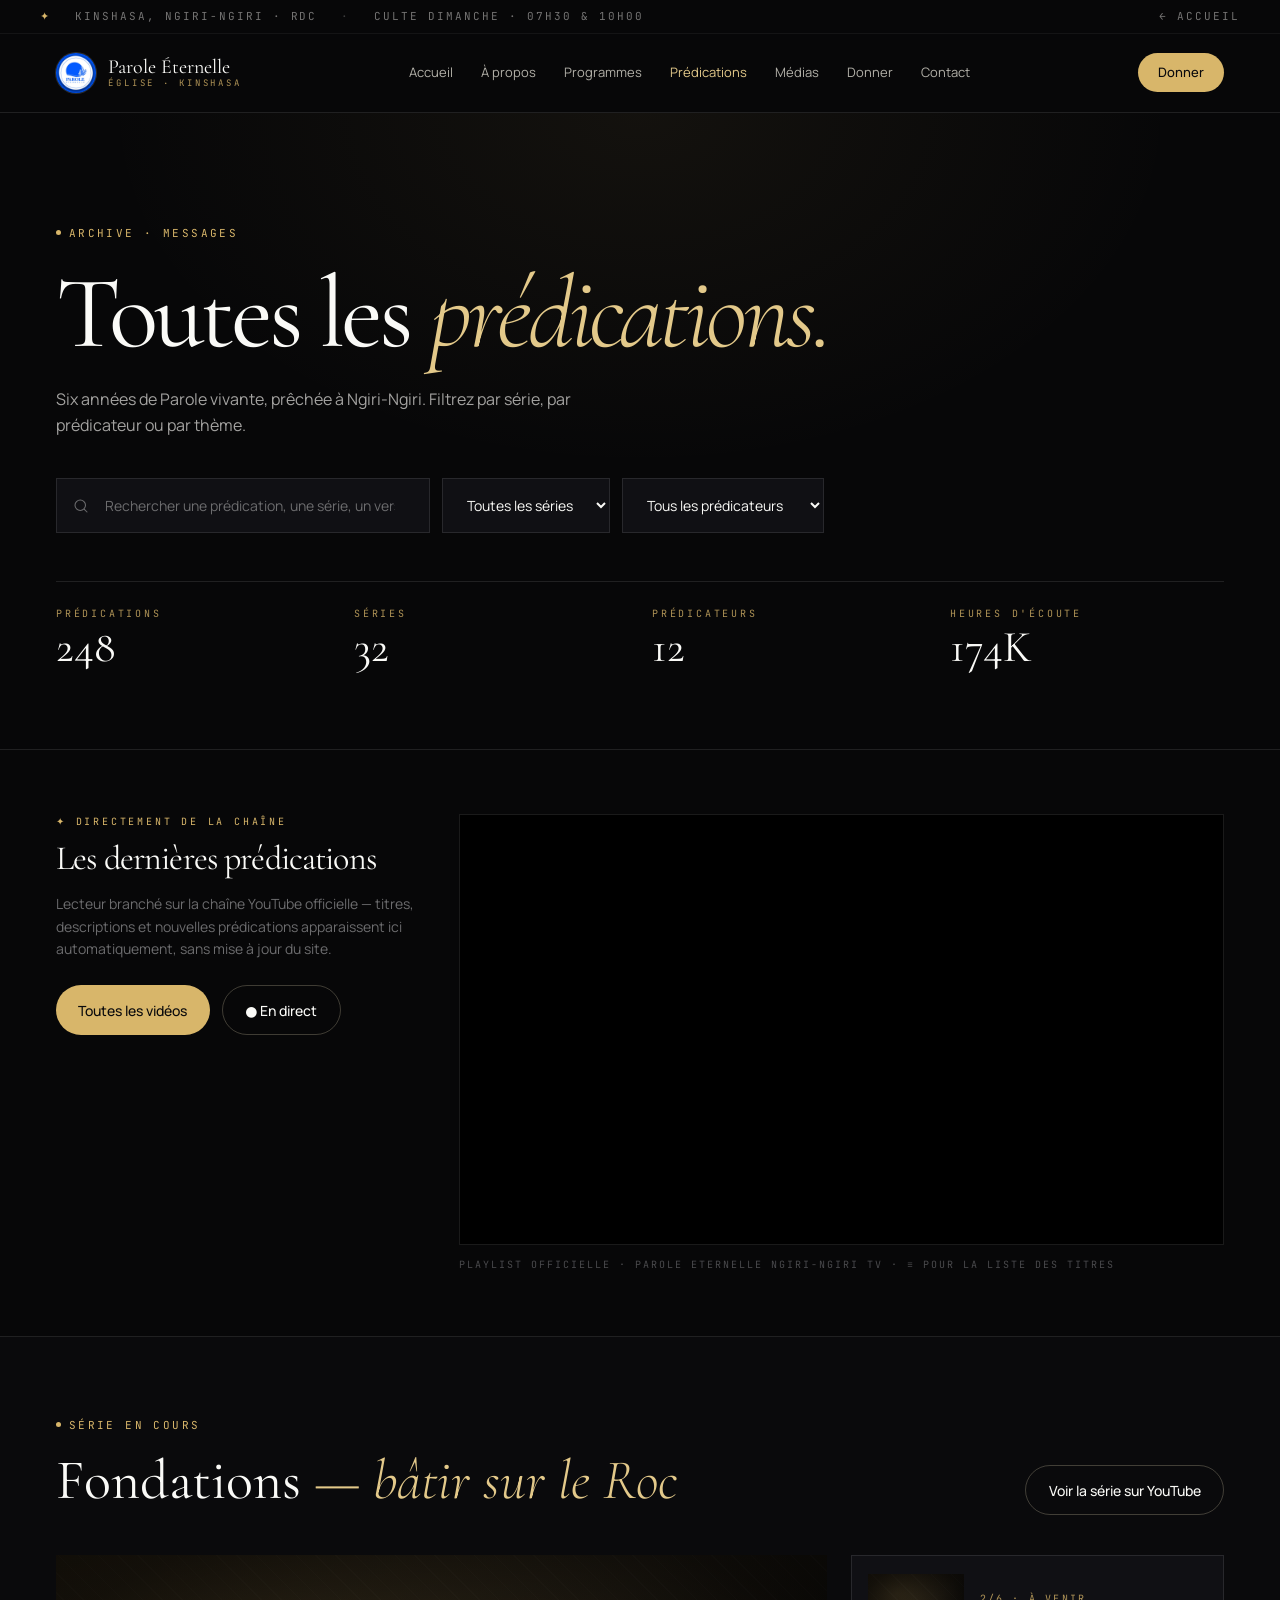
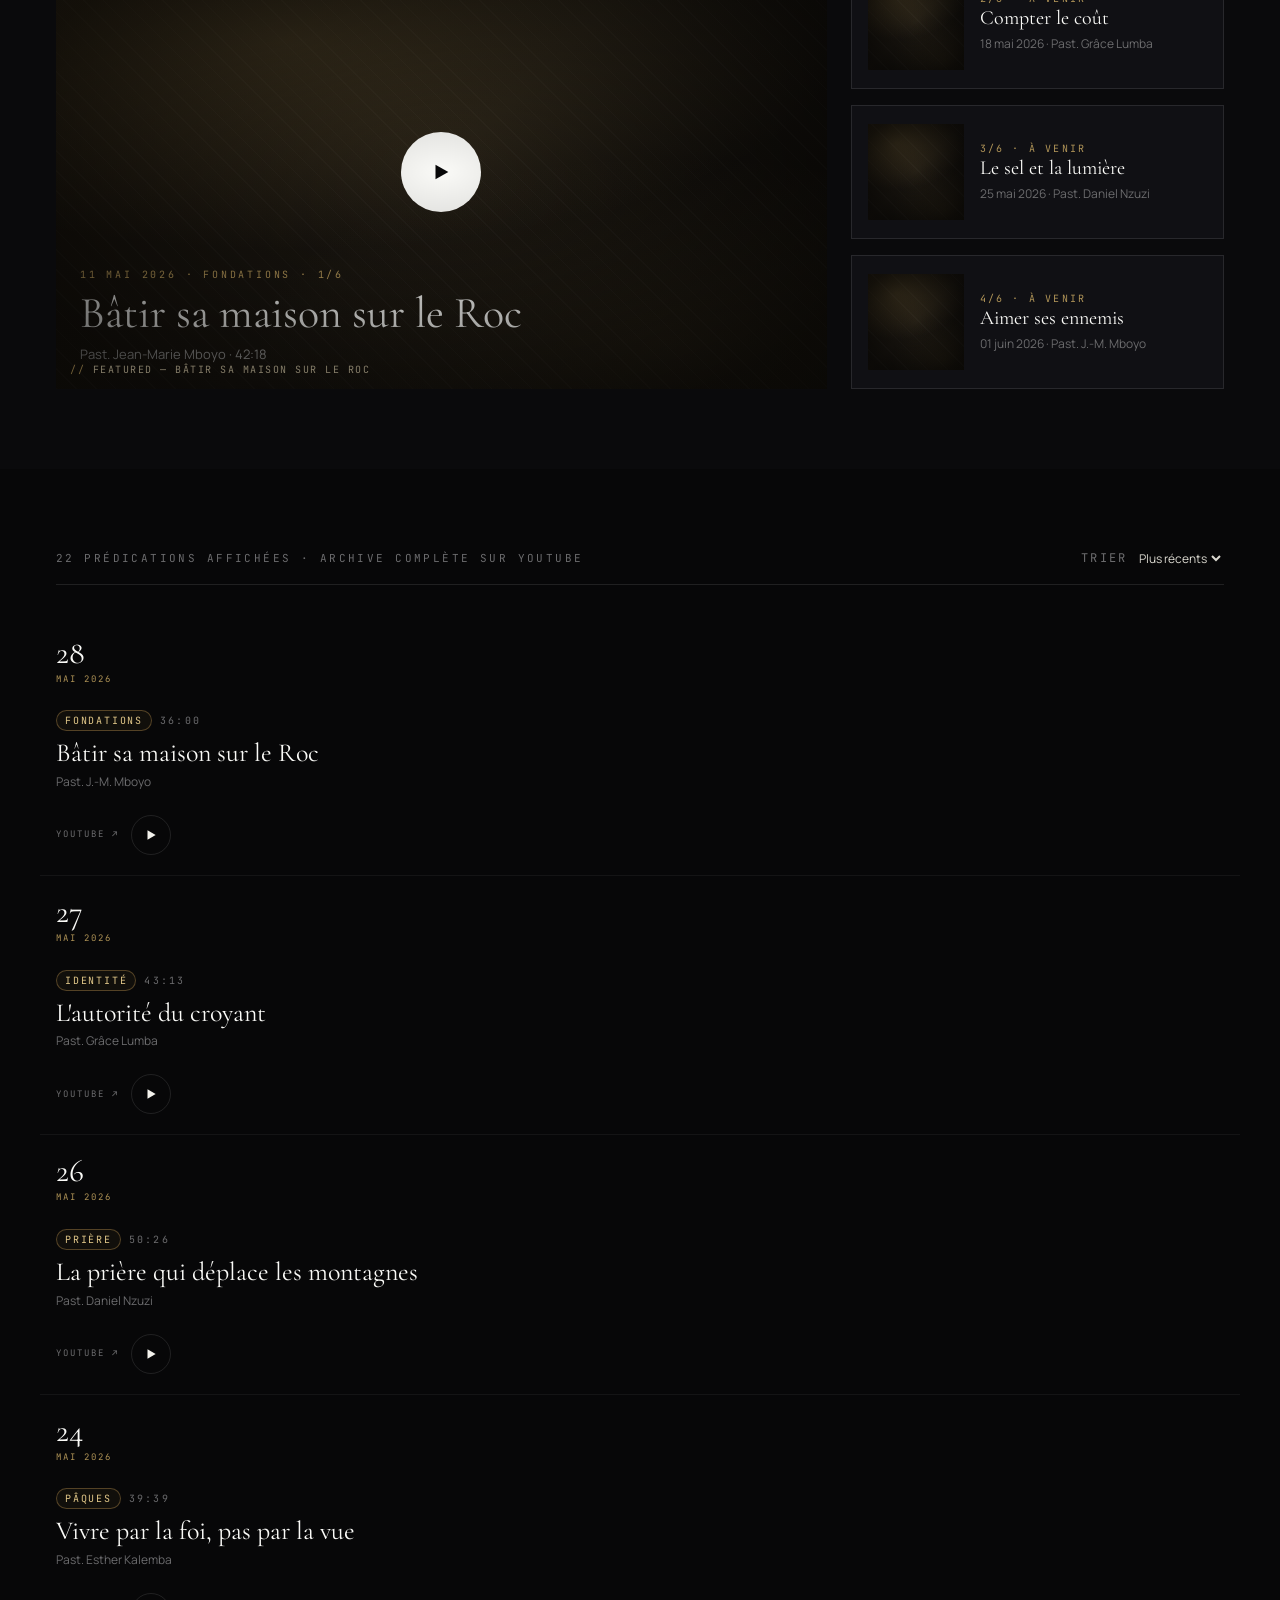
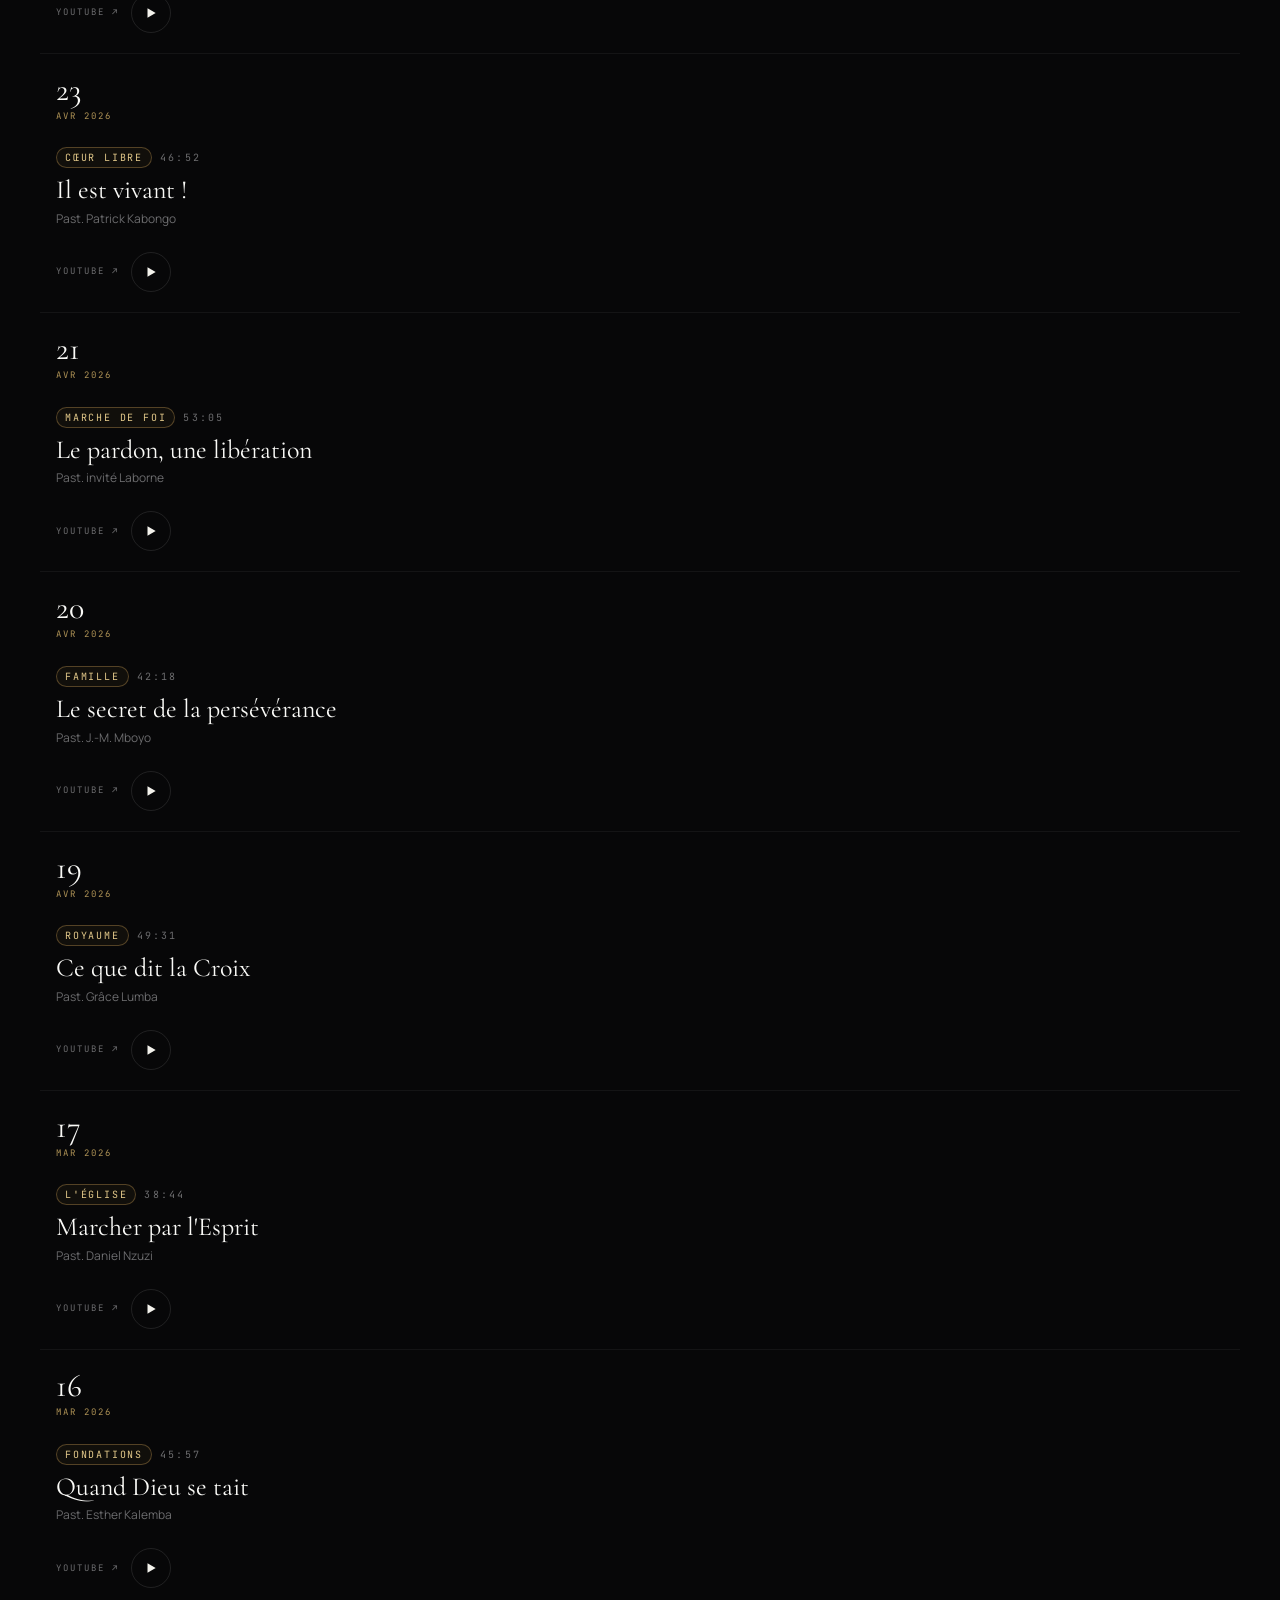
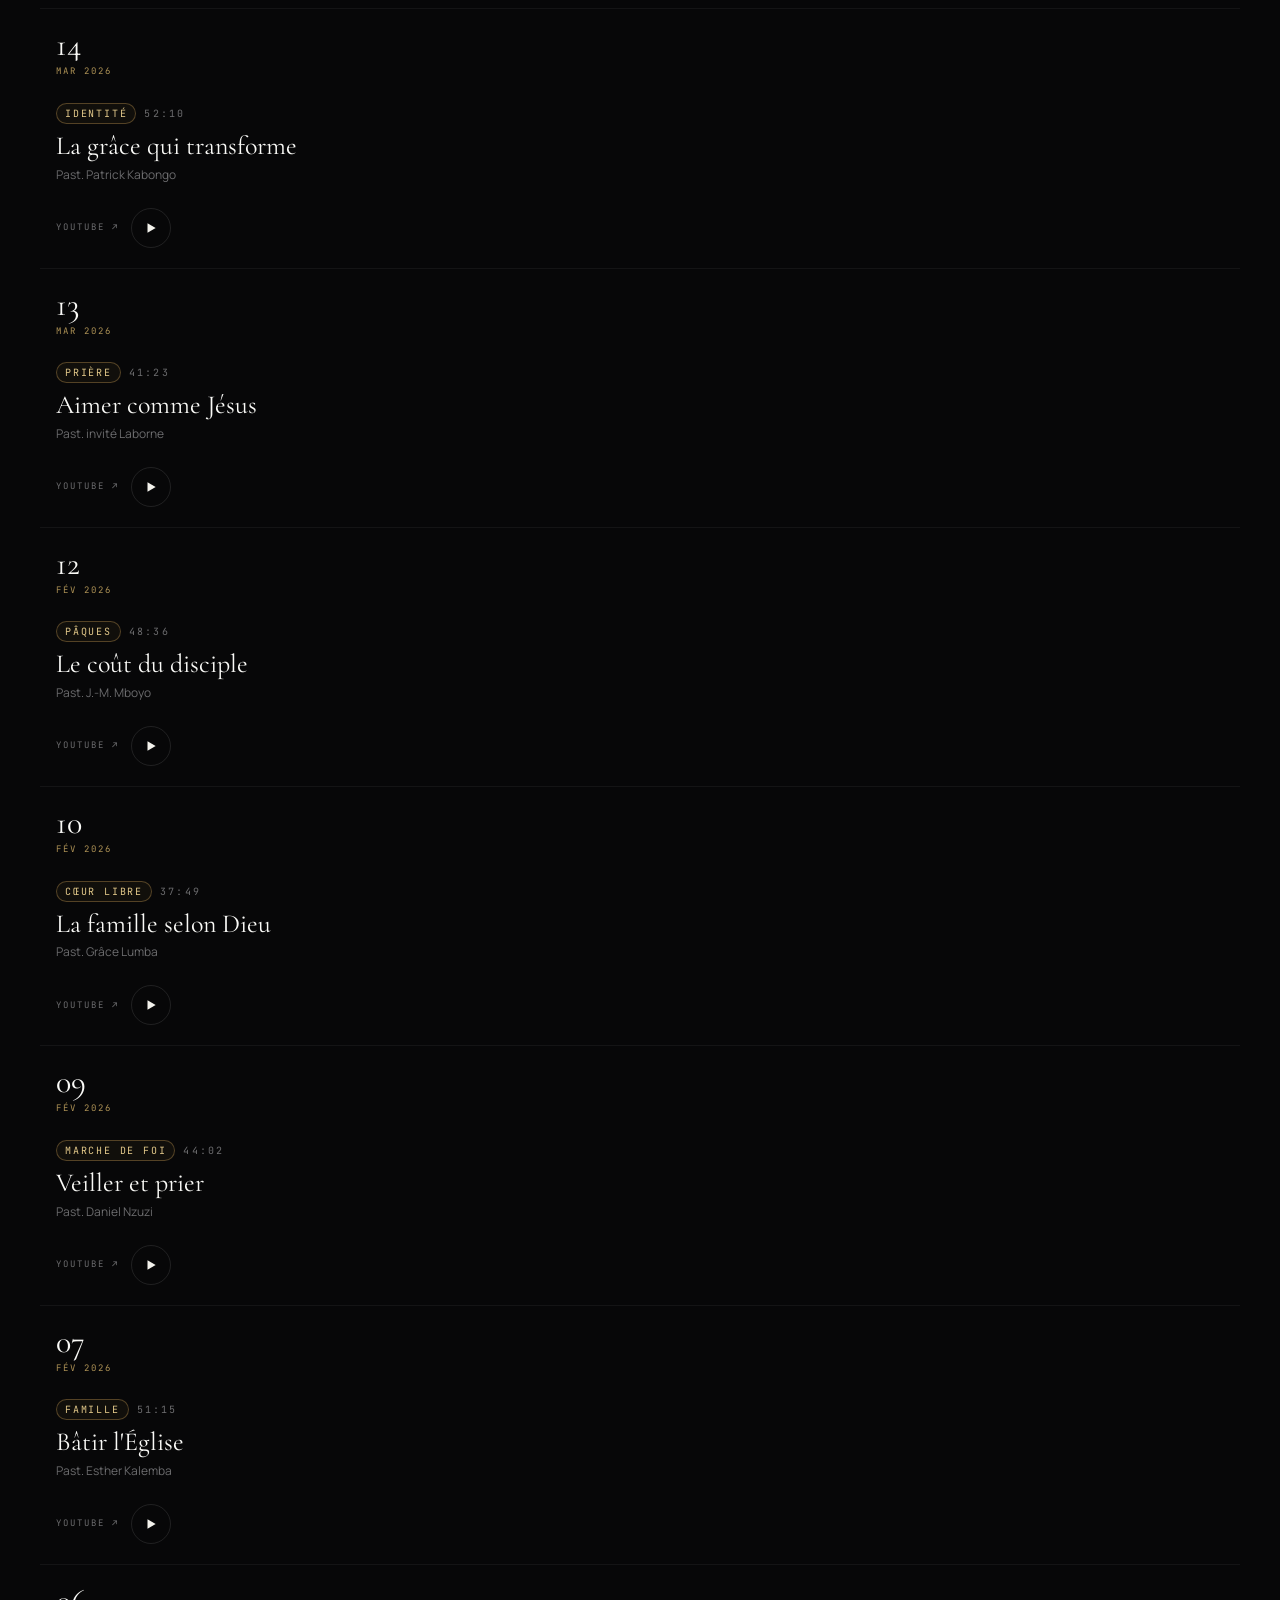
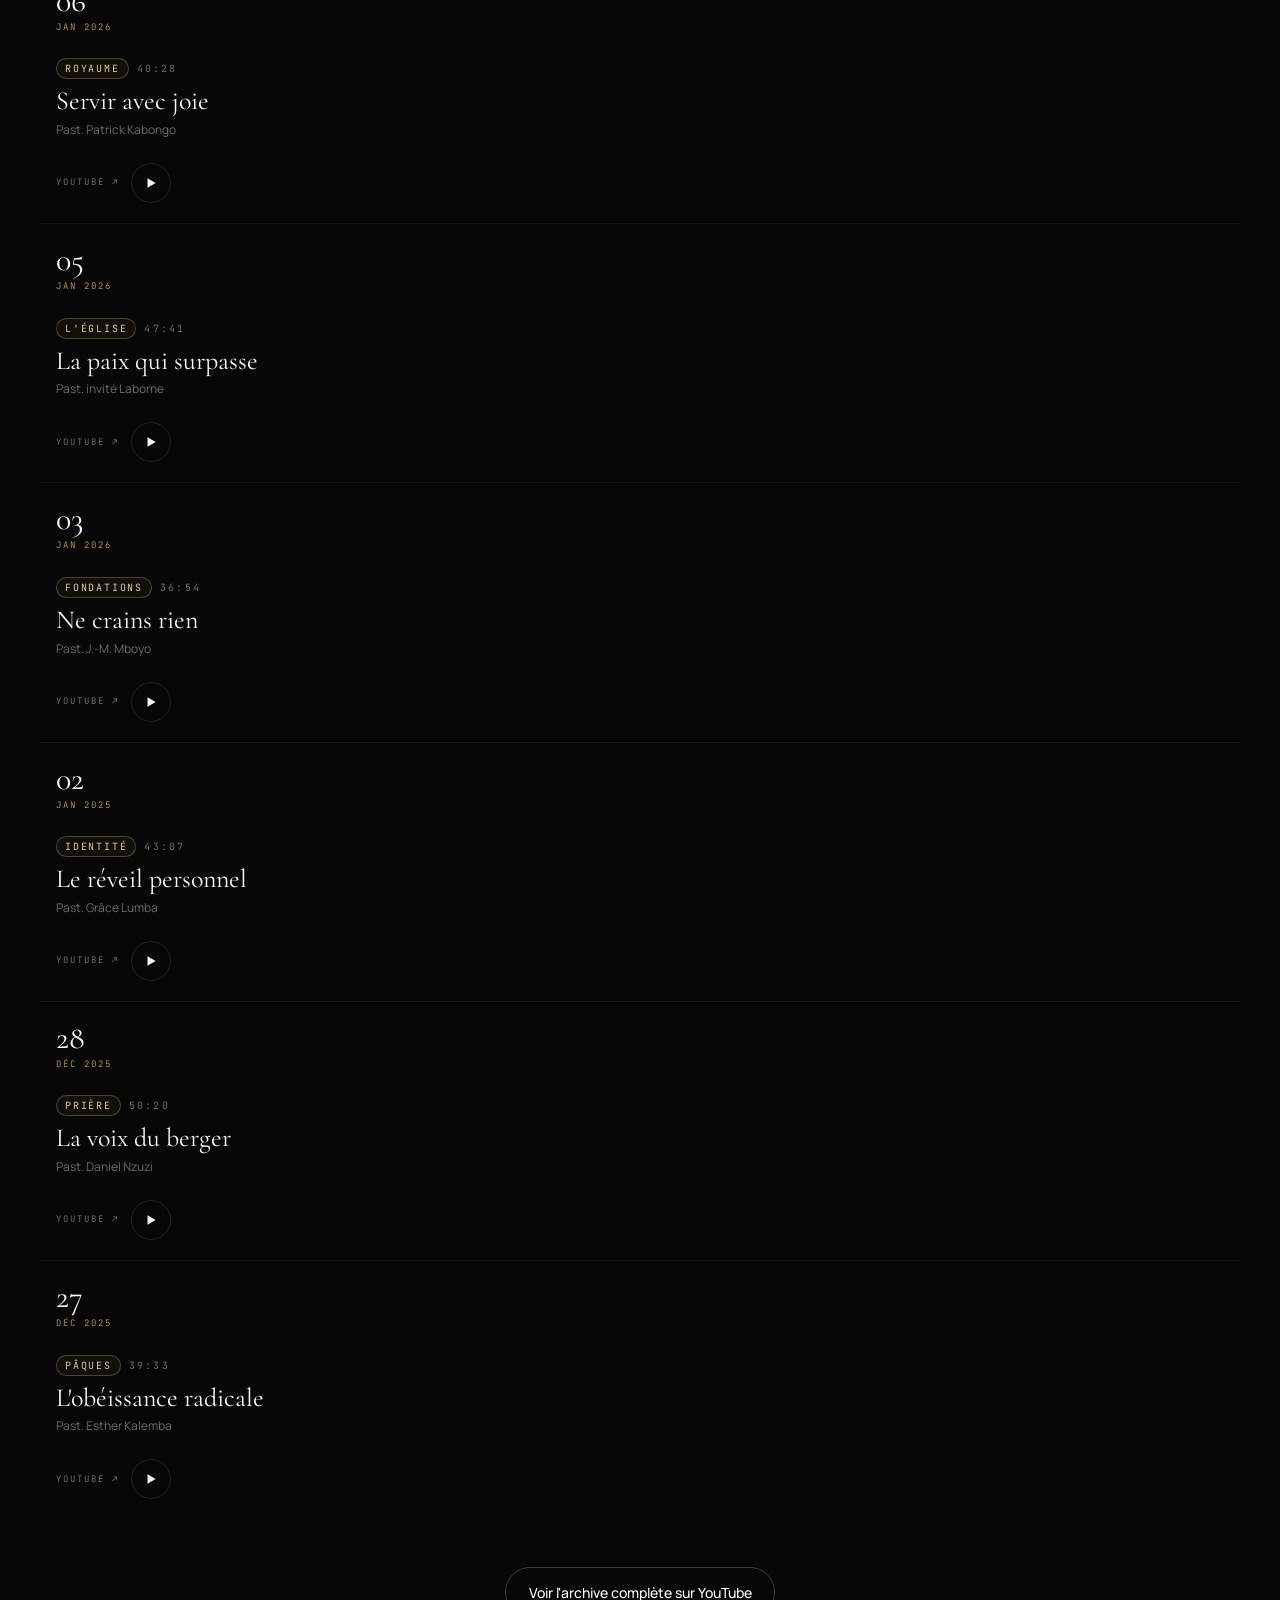
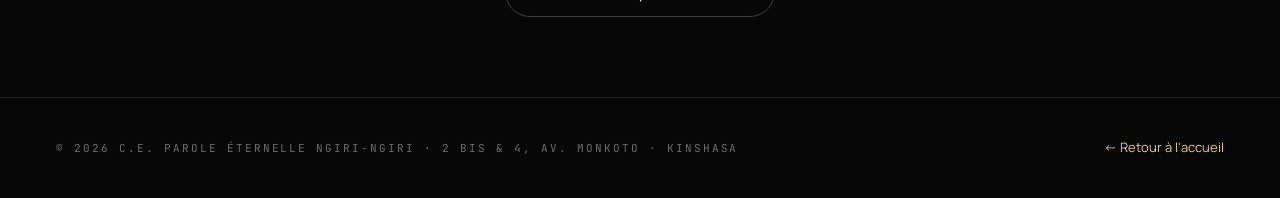
<file: predications.html>
<!doctype html>
<html lang="fr">
<head>
<meta charset="utf-8" />
<meta name="viewport" content="width=device-width, initial-scale=1, viewport-fit=cover" />
<link rel="icon" type="image/jpeg" href="assets/logo-parole-eternelle.jpg" />
<title>Prédications — Parole Éternelle</title>
<meta name="description" content="Toutes les prédications de l'église Parole Éternelle Ngiri-Ngiri : vidéos YouTube, séries et messages récents." />
<meta property="og:type" content="website" />
<meta property="og:site_name" content="Parole Éternelle Ngiri-Ngiri" />
<meta property="og:title" content="Prédications — Parole Éternelle" />
<meta property="og:description" content="Toutes les prédications de l'église Parole Éternelle Ngiri-Ngiri : vidéos YouTube, séries et messages récents." />
<meta property="og:url" content="https://paroleeternelle.com/predications.html" />
<meta property="og:image" content="https://paroleeternelle.com/assets/photos/culte-assemblee-2.jpg" />
<meta property="og:locale" content="fr_FR" />
<meta name="twitter:card" content="summary_large_image" />
<meta name="twitter:title" content="Prédications — Parole Éternelle" />
<meta name="twitter:description" content="Toutes les prédications de l'église Parole Éternelle Ngiri-Ngiri : vidéos YouTube, séries et messages récents." />
<meta name="twitter:image" content="https://paroleeternelle.com/assets/photos/culte-assemblee-2.jpg" />
<link rel="preconnect" href="https://fonts.googleapis.com" />
<link rel="preconnect" href="https://fonts.gstatic.com" crossorigin />
<link href="https://fonts.googleapis.com/css2?family=Cormorant+Garamond:ital,wght@0,300;0,400;0,500;0,600;0,700;1,300;1,400&family=Manrope:wght@300;400;500;600;700;800&family=JetBrains+Mono:wght@400;500&display=swap" rel="stylesheet" />
<style>
  :root{--gold-300:#d8b66a;--gold-400:#cba255;--gold-500:#b8924f;}
  body{background:#0a0a0c;color:#fafaf7;font-family:'Manrope',ui-sans-serif,system-ui;}
  .font-display{font-family:'Cormorant Garamond',serif}
  .font-mono{font-family:'JetBrains Mono',ui-monospace}
  .eyebrow{font-family:'JetBrains Mono',ui-monospace,monospace;font-size:11px;letter-spacing:.22em;text-transform:uppercase;color:#d8b66a}
  .eyebrow .dot{display:inline-block;width:5px;height:5px;background:currentColor;border-radius:99px;margin:0 .7em .15em 0;vertical-align:middle}
  .ph{position:relative;overflow:hidden;background:radial-gradient(120% 80% at 30% 20%, rgba(216,182,106,.18), transparent 60%),radial-gradient(100% 80% at 80% 90%, rgba(216,182,106,.08), transparent 55%),linear-gradient(135deg,#16110a,#1a1610 50%,#0d0b08);}
  .ph::before{content:"";position:absolute;inset:0;background-image:repeating-linear-gradient(45deg,rgba(255,255,255,0.025) 0 1px,transparent 1px 14px);}
  .ph::after{content:"";position:absolute;inset:0;background:radial-gradient(60% 60% at 50% 50%, transparent, rgba(0,0,0,.55));}
  .ph-label{position:absolute;left:14px;bottom:12px;z-index:2;font-family:'JetBrains Mono';font-size:10px;letter-spacing:.15em;text-transform:uppercase;color:rgba(231,219,184,.55)}
  .ph-label::before{content:"// ";color:rgba(216,182,106,.5)}
  .btn{display:inline-flex;align-items:center;gap:.6rem;padding:.85rem 1.4rem;border-radius:999px;font-weight:500;font-size:14px;transition:all .25s}
  .btn-gold{background:#d8b66a;color:#0a0a0c}.btn-gold:hover{background:#e3c98a}
  .btn-ghost{background:transparent;color:#fafaf7;border:1px solid rgba(231,219,184,.25)}
  .btn-ghost:hover{border-color:#d8b66a;color:#e3c98a}
  ::selection{background:#cba255;color:#0a0a0c}
  ::-webkit-scrollbar{width:10px;height:10px}::-webkit-scrollbar-track{background:#0a0a0c}::-webkit-scrollbar-thumb{background:#2d2e37;border-radius:8px}
</style>

<!-- Statistiques de visite (GoatCounter) — sans cookie, sans bannière.
     Pour activer : créez un compte gratuit sur https://www.goatcounter.com
     puis remplacez "" par votre code, ex. "parole-eternelle". -->
<script>
(function(){
  var CODE = "";
  if(!CODE) return;
  var s = document.createElement("script");
  s.async = true; s.src = "//gc.zgo.at/count.js";
  s.setAttribute("data-goatcounter", "https://" + CODE + ".goatcounter.com/count");
  document.head.appendChild(s);
})();
</script>

<style>
  /* Cohérence sur toutes les pages : pas de défilement horizontal parasite,
     focus clavier visible, animations réduites si le visiteur le demande. */
  html{scroll-padding-top:96px}
  a:focus-visible,button:focus-visible,select:focus-visible,input:focus-visible{
    outline:2px solid #d8b66a;outline-offset:3px;border-radius:4px}
  @media (prefers-reduced-motion: reduce){
    *,*::before,*::after{animation-duration:.001ms!important;animation-iteration-count:1!important;transition-duration:.001ms!important;scroll-behavior:auto!important}
  }
</style>
<link rel="stylesheet" href="assets/tailwind.css" />
<style>
  /* ── Lisibilité sur petits écrans ────────────────────────────────────────
     Les libellés en 8–9 px sont trop petits sur téléphone, en particulier
     pour les personnes âgées de l'assemblée. On relève le minimum à 10–11 px
     sans toucher au rendu sur ordinateur. */
  @media (max-width: 640px){
    .text-\[8px\]{font-size:10px !important}
    .text-\[9px\]{font-size:10.5px !important}
    .text-\[10px\]{font-size:11px !important}
    .eyebrow{font-size:10.5px}
  }
</style>
<style>
  /* iOS zoome automatiquement sur les champs dont le texte fait moins de
     16 px. On force 16 px sur mobile pour éviter ce saut désagréable. */
  @media (max-width: 640px){
    input, textarea, select { font-size: 16px !important; }
  }
</style>
<link rel="manifest" href="manifest.json" />
<meta name="theme-color" content="#061a44" />
<link rel="apple-touch-icon" href="assets/apple-touch-icon.png" />
<meta name="apple-mobile-web-app-capable" content="yes" />
<meta name="apple-mobile-web-app-status-bar-style" content="black-translucent" />
<meta name="apple-mobile-web-app-title" content="Parole Éternelle" />
<style>
  /* ── Défilement horizontal fluide sur téléphone ──────────────────────────
     Sans ces règles, les carrousels (reels, filtres, onglets) répondent mal
     au doigt sur iOS et le geste peut être « avalé » par la page. */
  .overflow-x-auto{
    -webkit-overflow-scrolling: touch;   /* inertie iOS */
    overscroll-behavior-x: contain;      /* n'entraîne pas la page entière */
    touch-action: pan-x pan-y pinch-zoom;
  }
  .reels-scroll{ scroll-snap-type: x proximity; }
  .reels-scroll > div > a{ scroll-snap-align: start; }

  /* PWA / iOS standalone : status bar translucide (black-translucent). Marge
     de securite meme si ce header n'est pas fixe/sticky ici. 0px ailleurs. */
  header{padding-top:env(safe-area-inset-top,0px)}
</style>
<link rel="canonical" href="https://paroleeternelle.com/predications.html" />
</head>
<body>

<!-- Top strip -->
<div class="hidden md:flex items-center justify-between px-10 py-2 text-[11px] font-mono tracking-[.18em] uppercase text-bone-300/70 border-b border-white/5 bg-ink-900">
  <div class="flex items-center gap-6"><span class="text-gold-300">✦</span>Kinshasa, Ngiri-Ngiri · RDC<span class="opacity-50">·</span>Culte dimanche · 07h30 &amp; 10h00</div>
  <div><a href="index.html" class="hover:text-gold-200">← Accueil</a></div>
</div>

<!-- Header simple -->
<header class="border-b border-white/10 bg-ink-900">
  <div class="max-w-[1380px] mx-auto px-6 sm:px-10 lg:px-14 flex items-center justify-between h-[78px]">
    <a href="index.html" class="flex items-center gap-3">
      <img src="assets/logo-parole-eternelle.jpg" alt="Logo Parole Éternelle" class="w-10 h-10 rounded-full object-cover shrink-0" style="box-shadow:0 0 0 1px rgba(255,255,255,.15)">
      <div class="leading-tight">
        <div class="font-display text-[20px]">Parole Éternelle</div>
        <div class="font-mono text-[9px] tracking-[.32em] uppercase text-gold-300/80 -mt-0.5">Église · Kinshasa</div>
      </div>
    </a>
    <nav class="hidden lg:flex items-center gap-7 text-[13px] text-bone-200/80">
      <a href="index.html" class="hover:text-bone-50">Accueil</a>
      <a href="index.html#a-propos" class="hover:text-bone-50">À propos</a>
      <a href="index.html#programmes" class="hover:text-bone-50">Programmes</a>
      <a href="predications.html" class="text-gold-200">Prédications</a>
      <a href="index.html#medias" class="hover:text-bone-50">Médias</a>
      <a href="index.html#donner" class="hover:text-bone-50">Donner</a>
      <a href="index.html#contact" class="hover:text-bone-50">Contact</a>
    </nav>
    <a href="index.html#donner" class="btn btn-gold !py-2.5 !px-5 text-[13px]">Donner</a>
  </div>
</header>

<!-- Hero -->
<section class="relative bg-ink-900 pt-20 pb-16 md:pt-28 md:pb-20 border-b border-white/10">
  <div class="absolute inset-0 opacity-50" style="background:radial-gradient(60% 80% at 50% 0%, rgba(216,182,106,.12), transparent 70%)"></div>
  <div class="relative max-w-[1380px] mx-auto px-6 sm:px-10 lg:px-14">
    <div class="eyebrow mb-6"><span class="dot"></span>Archive · Messages</div>
    <h1 class="font-display text-[clamp(48px,8vw,110px)] leading-[0.95] tracking-mega">
      Toutes les <em class="italic text-gold-200 font-light">prédications.</em>
    </h1>
    <p class="mt-6 max-w-xl text-[16px] text-bone-300 leading-relaxed">
      Six années de Parole vivante, prêchée à Ngiri-Ngiri. Filtrez par série,
      par prédicateur ou par thème.
    </p>

    <!-- Search bar -->
    <div class="mt-10 flex flex-col md:flex-row gap-3 max-w-3xl">
      <div class="relative flex-1">
        <input id="q" type="search" placeholder="Rechercher une prédication, une série, un verset…" class="w-full bg-ink-700 border border-white/10 px-5 py-4 pl-12 text-[14px] text-bone-50 placeholder-bone-400 focus:outline-none focus:border-gold-400"/>
        <svg class="absolute left-4 top-1/2 -translate-y-1/2 text-bone-400" width="18" height="18" viewBox="0 0 24 24" fill="none" stroke="currentColor" stroke-width="1.4" stroke-linecap="round"><circle cx="11" cy="11" r="7"/><path d="M20 20l-3.5-3.5"/></svg>
      </div>
      <select id="serieSel" class="bg-ink-700 border border-white/10 px-5 py-4 text-[14px] text-bone-50 focus:outline-none focus:border-gold-400">
        <option>Toutes les séries</option><option>Fondations</option><option>Identité</option><option>Prière</option><option>Pâques</option><option>Cœur libre</option><option>Marche de foi</option><option>Famille</option><option>Royaume</option><option>L'Église</option>
      </select>
      <select id="predSel" class="bg-ink-700 border border-white/10 px-5 py-4 text-[14px] text-bone-50 focus:outline-none focus:border-gold-400">
        <option>Tous les prédicateurs</option><option>Past. J.-M. Mboyo</option><option>Past. Grâce Lumba</option><option>Past. Daniel Nzuzi</option><option>Past. Esther Kalemba</option><option>Past. Patrick Kabongo</option><option>Past. invité Laborne</option>
      </select>
    </div>

    <!-- Stats -->
    <div class="mt-12 grid grid-cols-2 md:grid-cols-4 gap-6 border-t border-white/10 pt-6">
      <div><div class="font-mono text-[10px] tracking-[.28em] uppercase text-gold-300/80">Prédications</div><div class="font-display text-[44px] leading-none mt-1">248</div></div>
      <div><div class="font-mono text-[10px] tracking-[.28em] uppercase text-gold-300/80">Séries</div><div class="font-display text-[44px] leading-none mt-1">32</div></div>
      <div><div class="font-mono text-[10px] tracking-[.28em] uppercase text-gold-300/80">Prédicateurs</div><div class="font-display text-[44px] leading-none mt-1">12</div></div>
      <div><div class="font-mono text-[10px] tracking-[.28em] uppercase text-gold-300/80">Heures d'écoute</div><div class="font-display text-[44px] leading-none mt-1">174K</div></div>
    </div>
  </div>
</section>

<!-- Direct de la chaîne : playlist officielle avec les vrais titres -->
<section class="bg-ink-900 py-16 border-b border-white/10">
  <div class="max-w-[1380px] mx-auto px-6 sm:px-10 lg:px-14">
    <div class="grid lg:grid-cols-12 gap-10 items-start">
      <div class="lg:col-span-4">
        <div class="font-mono text-[10px] tracking-[.28em] uppercase text-gold-300 mb-3">✦ Directement de la chaîne</div>
        <h2 class="font-display text-[28px] sm:text-[34px] leading-[1.05] tracking-tight text-bone-50">Les dernières prédications</h2>
        <p class="mt-4 text-[14px] leading-relaxed text-bone-400">Lecteur branché sur la chaîne YouTube officielle — titres, descriptions et nouvelles prédications apparaissent ici automatiquement, sans mise à jour du site.</p>
        <div class="mt-6 flex flex-wrap gap-3">
          <a href="https://www.youtube.com/@paroleeternellengiri-ngiri/videos" target="_blank" rel="noopener" class="btn btn-gold">Toutes les vidéos</a>
          <a href="https://www.youtube.com/channel/UCPmV9FMnv9imGbnxJdFiMcw/live" target="_blank" rel="noopener" class="btn btn-ghost">● En direct</a>
        </div>
      </div>
      <div class="lg:col-span-8">
        <div class="relative w-full overflow-hidden border border-white/10 bg-black" style="aspect-ratio:16/9">
          <iframe src="https://www.youtube.com/embed/videoseries?list=UUPmV9FMnv9imGbnxJdFiMcw" title="Prédications · Parole Eternelle Ngiri-ngiri TV" class="absolute inset-0 w-full h-full" frameborder="0" referrerpolicy="strict-origin-when-cross-origin" allow="accelerometer; autoplay; clipboard-write; encrypted-media; gyroscope; picture-in-picture; web-share" allowfullscreen></iframe>
        </div>
        <div class="mt-3 font-mono text-[10px] tracking-[.2em] uppercase text-bone-500">Playlist officielle · Parole Eternelle Ngiri-ngiri TV · ≡ pour la liste des titres</div>
      </div>
    </div>
  </div>
</section>

<!-- Featured series -->
<section class="bg-ink-800 py-20">
  <div class="max-w-[1380px] mx-auto px-6 sm:px-10 lg:px-14">
    <div class="flex items-end justify-between mb-10">
      <div>
        <div class="eyebrow mb-3"><span class="dot"></span>Série en cours</div>
        <h2 class="font-display text-[42px] sm:text-[56px] leading-tight">Fondations <em class="italic text-gold-200 font-light">— bâtir sur le Roc</em></h2>
      </div>
      <a href="https://www.youtube.com/@paroleeternellengiri-ngiri/videos" target="_blank" rel="noopener" class="btn btn-ghost hidden md:inline-flex">Voir la série sur YouTube</a>
    </div>

    <div class="grid lg:grid-cols-3 gap-6" id="featuredGrid">
      <a href="https://www.youtube.com/@paroleeternellengiri-ngiri/videos" target="_blank" rel="noopener" class="lg:col-span-2 relative group cursor-pointer block">
        <div class="ph aspect-[16/9]"><span class="ph-label">Featured — Bâtir sa maison sur le Roc</span>
          <div class="absolute inset-0 grid place-items-center">
            <span class="w-20 h-20 rounded-full bg-bone-50 text-ink-900 grid place-items-center group-hover:scale-105 transition">
              <svg width="22" height="22" viewBox="0 0 24 24" fill="currentColor"><path d="M6 4l14 8-14 8z"/></svg>
            </span>
          </div>
          <div class="absolute bottom-6 left-6 right-6">
            <div class="font-mono text-[10px] tracking-[.28em] uppercase text-gold-300/90 mb-1">11 mai 2026 · Fondations · 1/6</div>
            <div class="font-display text-[34px] md:text-[44px] leading-tight">Bâtir sa maison sur le Roc</div>
            <div class="mt-1 text-[13px] text-bone-300">Past. Jean-Marie Mboyo · 42:18</div>
          </div>
        </div>
      </a>

      <div class="grid gap-4">
        <article class="flex gap-4 items-center bg-ink-700 border border-white/10 p-4">
          <div class="ph w-24 h-24 shrink-0"></div>
          <div class="min-w-0">
            <div class="font-mono text-[10px] tracking-[.22em] uppercase text-gold-300/80">2/6 · à venir</div>
            <div class="font-display text-[20px] leading-tight">Compter le coût</div>
            <div class="mt-1 text-[12px] text-bone-400">18 mai 2026 · Past. Grâce Lumba</div>
          </div>
        </article>
        <article class="flex gap-4 items-center bg-ink-700 border border-white/10 p-4">
          <div class="ph w-24 h-24 shrink-0"></div>
          <div class="min-w-0">
            <div class="font-mono text-[10px] tracking-[.22em] uppercase text-gold-300/80">3/6 · à venir</div>
            <div class="font-display text-[20px] leading-tight">Le sel et la lumière</div>
            <div class="mt-1 text-[12px] text-bone-400">25 mai 2026 · Past. Daniel Nzuzi</div>
          </div>
        </article>
        <article class="flex gap-4 items-center bg-ink-700 border border-white/10 p-4">
          <div class="ph w-24 h-24 shrink-0"></div>
          <div class="min-w-0">
            <div class="font-mono text-[10px] tracking-[.22em] uppercase text-gold-300/80">4/6 · à venir</div>
            <div class="font-display text-[20px] leading-tight">Aimer ses ennemis</div>
            <div class="mt-1 text-[12px] text-bone-400">01 juin 2026 · Past. J.-M. Mboyo</div>
          </div>
        </article>
      </div>
    </div>
  </div>
</section>

<!-- Archive list -->
<section class="bg-ink-900 py-20">
  <div class="max-w-[1380px] mx-auto px-6 sm:px-10 lg:px-14">
    <div class="flex items-center justify-between mb-8 border-b border-white/10 pb-4">
      <div id="countLabel" class="font-mono text-[11px] tracking-[.22em] uppercase text-bone-400">248 prédications · Archive complète</div>
      <div class="flex items-center gap-2 text-[12px] text-bone-400">
        <span class="font-mono tracking-[.18em] uppercase">Trier</span>
        <select id="sortSel" class="bg-transparent text-bone-200 outline-none cursor-pointer"><option>Plus récents</option><option>Plus anciens</option><option>Par série</option></select>
      </div>
    </div>
    <div class="divide-y divide-white/5" id="list"></div>
    <div class="mt-12 flex items-center justify-center">
      <a href="https://www.youtube.com/@paroleeternellengiri-ngiri/videos" target="_blank" rel="noopener" class="btn btn-ghost">Voir l'archive complète sur YouTube</a>
    </div>
  </div>
</section>

<!-- Footer -->
<footer class="bg-ink-900 border-t border-white/10">
  <div class="max-w-[1380px] mx-auto px-6 sm:px-10 lg:px-14 py-10 flex flex-col md:flex-row items-center justify-between gap-4">
    <div class="font-mono text-[11px] tracking-[.18em] uppercase text-bone-400">© 2026 C.E. Parole Éternelle Ngiri-Ngiri · 2 bis &amp; 4, Av. Monkoto · Kinshasa</div>
    <a href="index.html" class="text-[13px] text-gold-200 hover:text-gold-100">← Retour à l'accueil</a>
  </div>
</footer>

<script src="yt-real.js"></script>
<script>
  // Archive — chaque prédication renvoie vers la chaîne YouTube officielle
  const YT_URL = "https://www.youtube.com/@paroleeternellengiri-ngiri/videos";
  const speakers = ["Past. J.-M. Mboyo","Past. Grâce Lumba","Past. Daniel Nzuzi","Past. Esther Kalemba","Past. Patrick Kabongo","Past. invité Laborne"];
  const series = ["Fondations","Identité","Prière","Pâques","Cœur libre","Marche de foi","Famille","Royaume","L'Église",];
  const titles = ["Bâtir sa maison sur le Roc","L'autorité du croyant","La prière qui déplace les montagnes","Vivre par la foi, pas par la vue","Il est vivant !","Le pardon, une libération","Le secret de la persévérance","Ce que dit la Croix","Marcher par l'Esprit","Quand Dieu se tait","La grâce qui transforme","Aimer comme Jésus","Le coût du disciple","La famille selon Dieu","Veiller et prier","Bâtir l'Église","Servir avec joie","La paix qui surpasse","Ne crains rien","Le réveil personnel","La voix du berger","L'obéissance radicale"];
  const months = ["Mai","Avr","Mar","Fév","Jan","Déc"];

  const DATA = [];
  for (let i = 0; i < 22; i++) {
    const d = 28 - (((i * 1.4) | 0) % 28);
    const m = months[(i / 4 | 0) % months.length];
    const y = i > 18 ? 2025 : 2026;
    DATA.push({
      idx: i, d, m, y,
      speaker: speakers[i % speakers.length],
      ser: series[i % series.length],
      title: titles[i % titles.length],
      dur: ((36 + (i*7) % 18) + ":" + String((i*13) % 60).padStart(2,'0')),
    });
  }

  const list = document.getElementById("list");
  const q = document.getElementById("q");
  const serieSel = document.getElementById("serieSel");
  const predSel = document.getElementById("predSel");
  const sortSel = document.getElementById("sortSel");
  const countLabel = document.getElementById("countLabel");

  let realData = null; // vraies vidéos YouTube (chargées plus bas)

  function card(r) {
    const href = r.vid ? `https://www.youtube.com/watch?v=${r.vid}` : YT_URL;
    const left = r.vid
      ? `<div class="relative overflow-hidden border border-white/10 bg-black" style="width:112px;aspect-ratio:16/9"><img src="https://i.ytimg.com/vi/${r.vid}/mqdefault.jpg" alt="" loading="lazy" style="position:absolute;inset:0;width:100%;height:100%;object-fit:cover"></div>`
      : `<div>
        <div class="font-display text-[32px] leading-none">${String(r.d).padStart(2,'0')}</div>
        <div class="font-mono text-[9px] tracking-[.22em] uppercase text-gold-300/80 mt-1">${r.m} ${r.y}</div>
      </div>`;
    return `<a href="${href}" target="_blank" rel="noopener" class="grid grid-cols-[${r.vid ? '112px' : '70px'}_1fr_auto] gap-6 items-center py-5 hover:bg-white/[.02] -mx-4 px-4 cursor-pointer transition">
      ${left}
      <div>
        <div class="flex flex-wrap items-center gap-2 mb-1">
          <span class="text-[10px] font-mono tracking-[.18em] uppercase px-2 py-0.5 rounded-full border border-gold-500/40 text-gold-200 bg-gold-500/[.06]">${r.ser}</span>
          ${r.dur ? `<span class="font-mono text-[10px] tracking-[.22em] uppercase text-bone-400">${r.dur}</span>` : ""}
        </div>
        <div class="font-display text-[22px] md:text-[26px] leading-snug">${r.title}</div>
        <div class="mt-0.5 text-[12px] text-bone-400">${r.speaker}</div>
      </div>
      <div class="flex items-center gap-3">
        <span class="hidden md:block font-mono text-[9px] tracking-[.22em] uppercase text-bone-400">YouTube ↗</span>
        <span class="w-10 h-10 rounded-full border border-white/10 grid place-items-center text-bone-100 hover:bg-gold-300 hover:text-ink-900 hover:border-gold-300 transition" aria-label="Lire sur YouTube">
          <svg width="14" height="14" viewBox="0 0 24 24" fill="currentColor"><path d="M6 4l14 8-14 8z"/></svg>
        </span>
      </div>
    </a>`;
  }

  function render() {
    const term = (q.value || "").trim().toLowerCase();
    const src = realData || DATA;
    let rows = src.filter(r =>
      (serieSel.value === "Toutes les séries" || r.ser === serieSel.value) &&
      (predSel.value === "Tous les prédicateurs" || r.speaker === predSel.value) &&
      (!term || (r.title + " " + r.ser + " " + r.speaker).toLowerCase().includes(term))
    );
    if (sortSel.value === "Plus anciens") rows = [...rows].reverse();
    if (sortSel.value === "Par série") rows = [...rows].sort((a, b) => a.ser.localeCompare(b.ser, 'fr'));
    countLabel.textContent = rows.length
      ? (realData
          ? `${rows.length} vidéo${rows.length > 1 ? "s" : ""} · directement de la chaîne YouTube`
          : `${rows.length} prédication${rows.length > 1 ? "s" : ""} affichée${rows.length > 1 ? "s" : ""} · Archive complète sur YouTube`)
      : "Aucun résultat — élargissez votre recherche";
    list.innerHTML = rows.length
      ? rows.map(card).join("")
      : `<div class="col-span-full border border-dashed border-white/15 rounded-[3px] py-16 px-6 text-center">
           <div class="font-display text-[24px] text-bone-100 mb-2">Aucune prédication trouvée</div>
           <p class="text-[13px] text-bone-400 max-w-md mx-auto leading-relaxed">Essayez un autre mot-clé ou une autre série — ou retrouvez l'archive complète sur notre chaîne YouTube.</p>
           <a href="https://www.youtube.com/@paroleeternellengiri-ngiri" target="_blank" rel="noopener" class="inline-block mt-6 text-[12px] font-mono tracking-[.18em] uppercase px-4 py-2 rounded-full border border-white/20 text-bone-200 hover:bg-bone-50 hover:text-ink-900 transition">Voir sur YouTube</a>
         </div>`;
  }

  [q, serieSel, predSel, sortSel].forEach(el => el.addEventListener("input", render));
  render();

  // ── Vraies vidéos de la chaîne (yt-real.js) ──────────────────────────
  if (window.loadRealYtVideos) loadRealYtVideos(function (vids) {
    realData = vids.map(v => ({ vid: v.id, title: v.title, ser: v.cat, speaker: v.speaker || "Parole Eternelle Ngiri-ngiri TV", dur: "" }));
    // Filtres adaptés : séries = catégories réelles, prédicateurs réels
    const cats = [...new Set(realData.map(r => r.ser))].sort((a, b) => a.localeCompare(b, 'fr'));
    serieSel.innerHTML = '<option>Toutes les séries</option>' + cats.map(c => `<option>${c}</option>`).join("");
    const speakers = [...new Set(realData.map(r => r.speaker).filter(s => s && s !== "Parole Eternelle Ngiri-ngiri TV"))].sort((a, b) => a.localeCompare(b, 'fr'));
    if (speakers.length >= 2) {
      predSel.innerHTML = '<option>Tous les prédicateurs</option>' + speakers.map(s => `<option>${s}</option>`).join("");
    } else {
      predSel.style.display = "none";
    }
    render();

    // Série en vedette — les 4 dernières vidéos réelles
    const fg = document.getElementById("featuredGrid");
    if (fg && vids.length) {
      const f = vids[0], rest = vids.slice(1, 4);
      fg.innerHTML = `
      <a href="https://www.youtube.com/watch?v=${f.id}" target="_blank" rel="noopener" class="lg:col-span-2 relative group cursor-pointer block">
        <div class="relative aspect-[16/9] overflow-hidden bg-black border border-white/10">
          <img src="https://i.ytimg.com/vi/${f.id}/hqdefault.jpg" alt="" style="position:absolute;inset:0;width:100%;height:100%;object-fit:cover">
          <div class="absolute inset-0" style="background:linear-gradient(180deg, transparent 30%, rgba(7,7,8,.92) 100%)"></div>
          <div class="absolute inset-0 grid place-items-center">
            <span class="w-20 h-20 rounded-full bg-bone-50 text-ink-900 grid place-items-center group-hover:scale-105 transition">
              <svg width="22" height="22" viewBox="0 0 24 24" fill="currentColor"><path d="M6 4l14 8-14 8z"/></svg>
            </span>
          </div>
          <div class="absolute bottom-6 left-6 right-6">
            <div class="font-mono text-[10px] tracking-[.28em] uppercase text-gold-300/90 mb-1">Dernière vidéo · ${f.cat}</div>
            <div class="font-display text-[28px] md:text-[38px] leading-tight">${f.title}</div>
            <div class="mt-1 text-[13px] text-bone-300">${f.speaker ? f.speaker + " · " : ""}YouTube ↗</div>
          </div>
        </div>
      </a>
      <div class="grid gap-4">
        ${rest.map((v, i) => `
        <a href="https://www.youtube.com/watch?v=${v.id}" target="_blank" rel="noopener" class="flex gap-4 items-center bg-ink-700 border border-white/10 p-4 hover:border-gold-500/30 transition">
          <div class="relative w-24 h-24 shrink-0 overflow-hidden bg-black"><img src="https://i.ytimg.com/vi/${v.id}/mqdefault.jpg" alt="" loading="lazy" style="position:absolute;inset:0;width:100%;height:100%;object-fit:cover"></div>
          <div class="min-w-0">
            <div class="font-mono text-[10px] tracking-[.22em] uppercase text-gold-300/80">${v.cat}</div>
            <div class="font-display text-[20px] leading-tight">${v.title}</div>
            <div class="mt-1 text-[12px] text-bone-400">${v.speaker ? v.speaker + " · " : ""}YouTube ↗</div>
          </div>
        </a>`).join("")}
      </div>`;
    }
    // Titre de section adapté
    const serTitle = document.querySelector("#featuredGrid") && document.querySelector("section.bg-ink-800 h2.font-display");
    if (serTitle) serTitle.innerHTML = 'Les dernières <em class="italic text-gold-200 font-light">— de la chaîne</em>';
  });
</script>
</body>
</html>
</file>
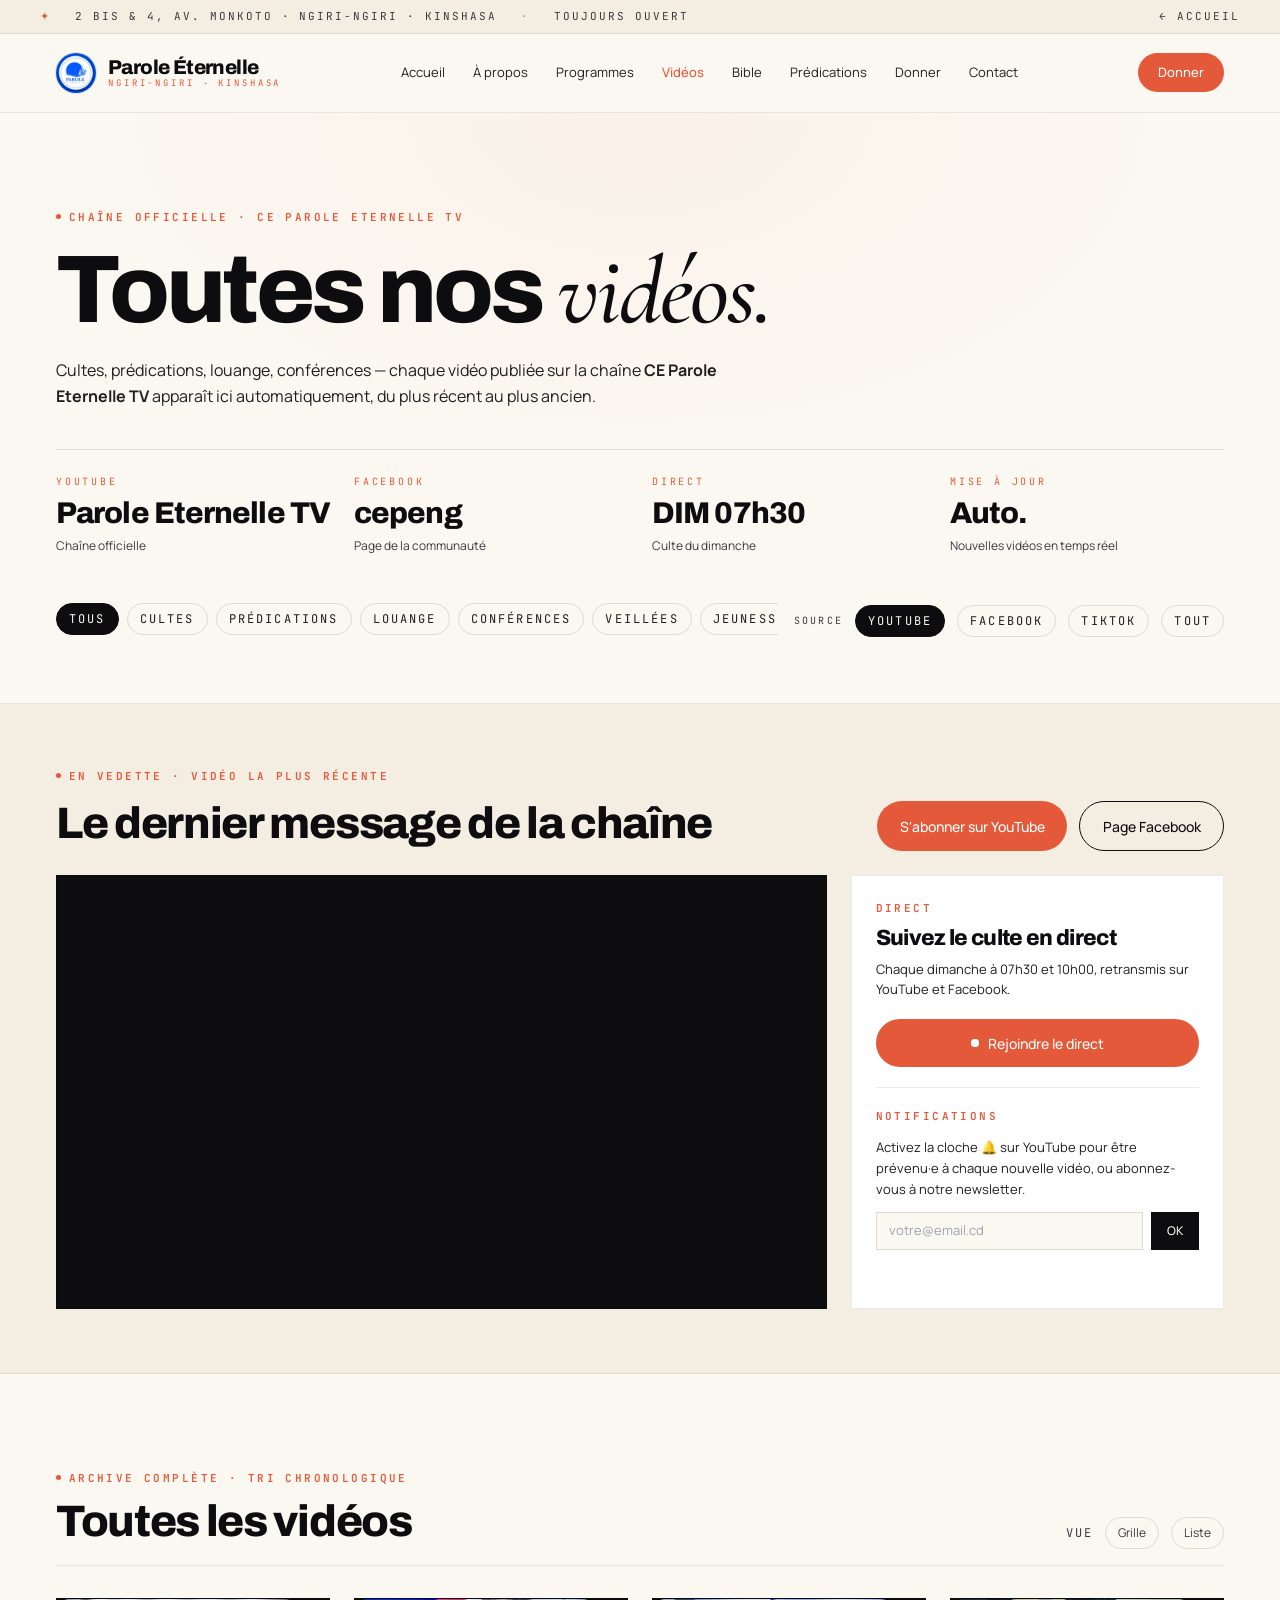
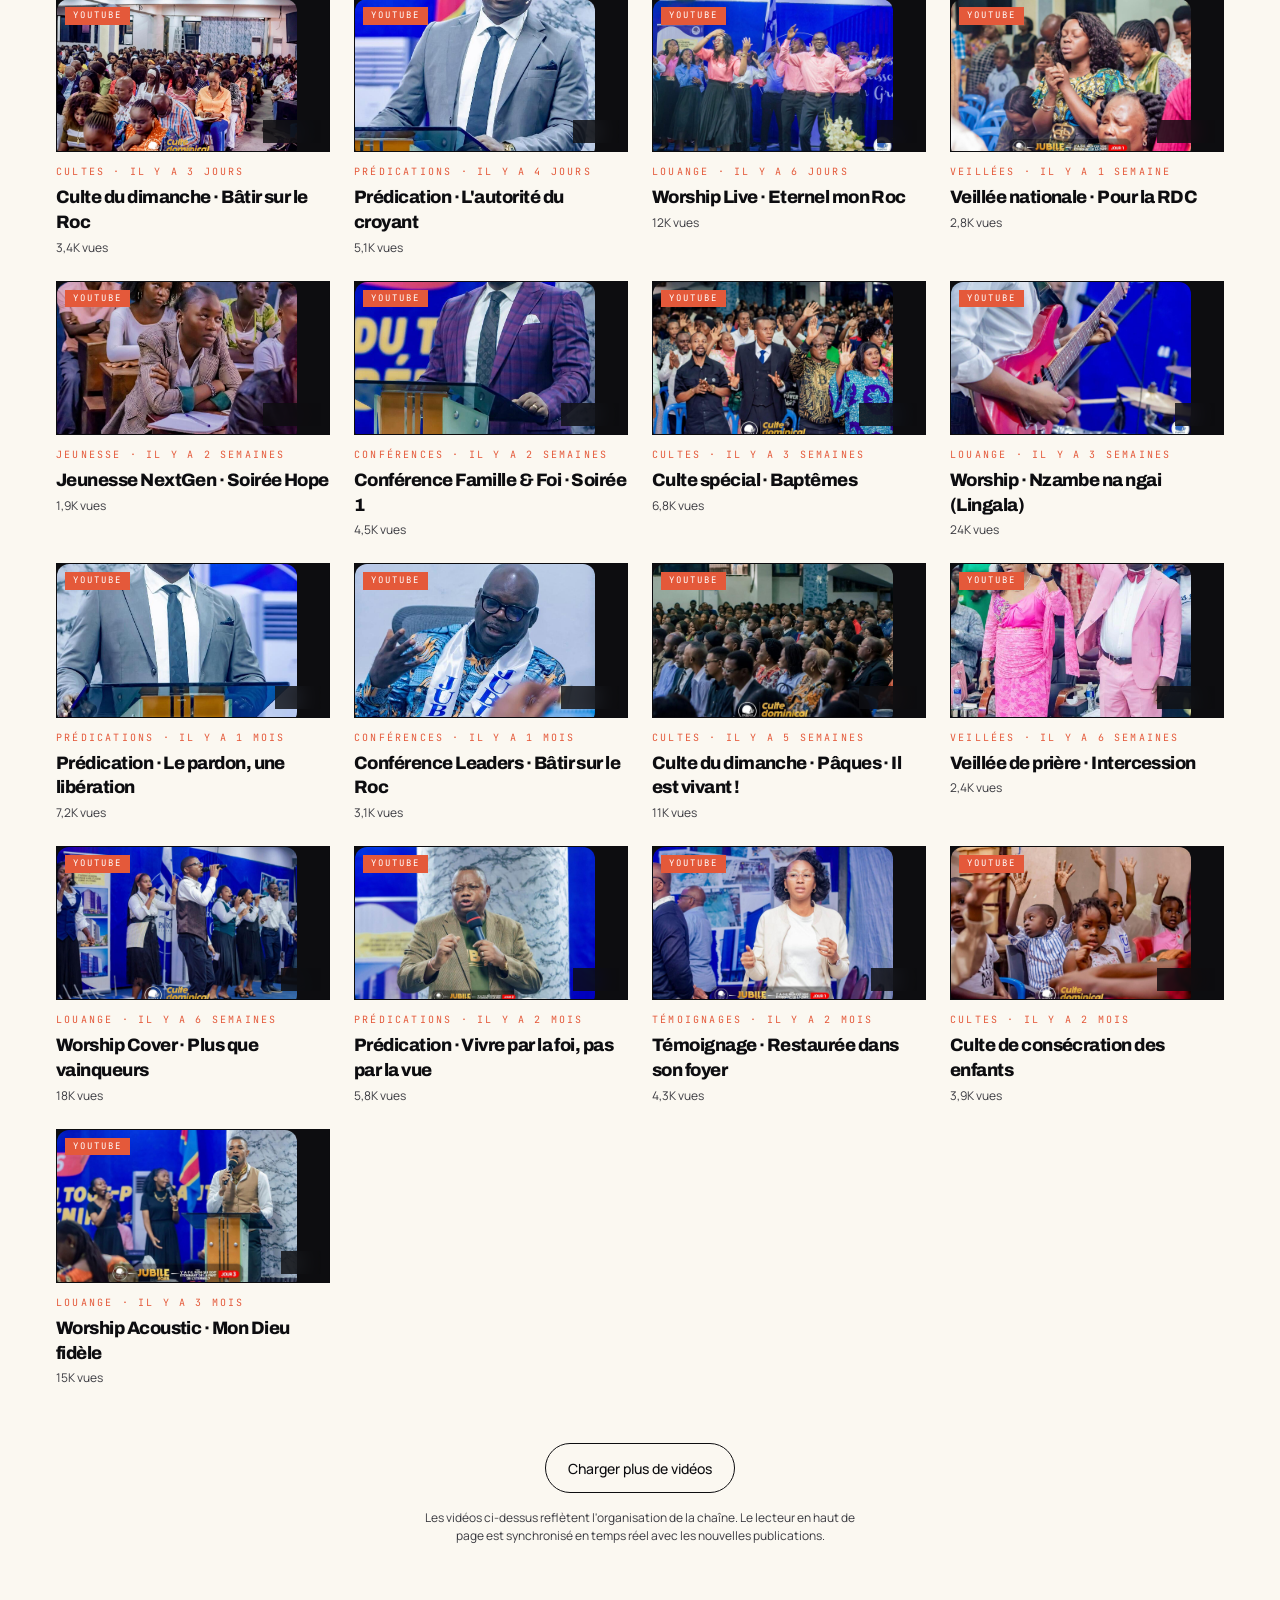
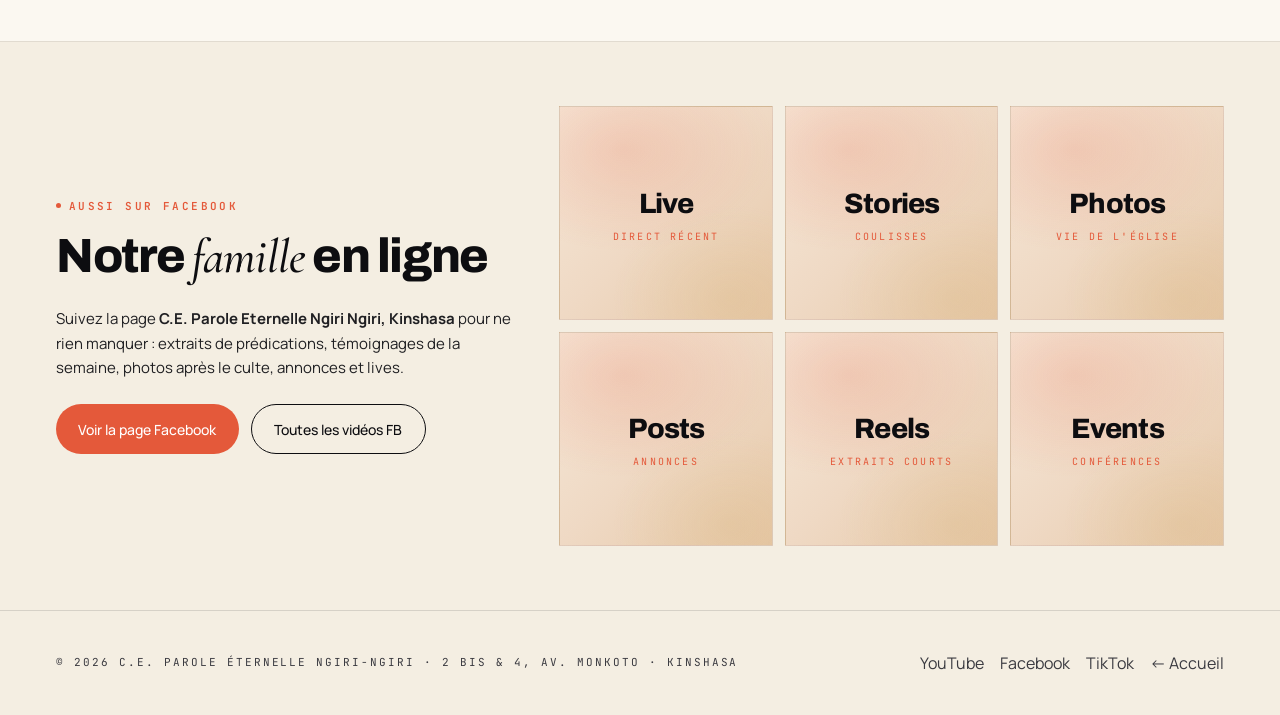
<file: videos.html>
<!doctype html>
<html lang="fr">
<head>
<meta charset="utf-8" />
<meta name="viewport" content="width=device-width, initial-scale=1, viewport-fit=cover" />
<link rel="icon" type="image/jpeg" href="assets/logo-parole-eternelle.jpg" />
<title>Vidéos & Prédications — C.E. Parole Éternelle</title>
<meta name="description" content="Cultes en direct, extraits TikTok et vidéos de l'église Parole Éternelle Ngiri-Ngiri, Kinshasa." />
<meta property="og:type" content="website" />
<meta property="og:site_name" content="Parole Éternelle Ngiri-Ngiri" />
<meta property="og:title" content="Vidéos — Parole Éternelle" />
<meta property="og:description" content="Cultes en direct, extraits TikTok et vidéos de l'église Parole Éternelle Ngiri-Ngiri, Kinshasa." />
<meta property="og:url" content="https://paroleeternelle.com/videos.html" />
<meta property="og:image" content="https://paroleeternelle.com/assets/photos/culte-assemblee-2.jpg" />
<meta property="og:locale" content="fr_FR" />
<meta name="twitter:card" content="summary_large_image" />
<meta name="twitter:title" content="Vidéos — Parole Éternelle" />
<meta name="twitter:description" content="Cultes en direct, extraits TikTok et vidéos de l'église Parole Éternelle Ngiri-Ngiri, Kinshasa." />
<meta name="twitter:image" content="https://paroleeternelle.com/assets/photos/culte-assemblee-2.jpg" />
<link rel="preconnect" href="https://fonts.googleapis.com" />
<link rel="preconnect" href="https://fonts.gstatic.com" crossorigin />
<link href="https://fonts.googleapis.com/css2?family=Cormorant+Garamond:ital,wght@0,400;0,500;0,600;1,400;1,500&family=Manrope:wght@300;400;500;600;700;800&family=JetBrains+Mono:wght@400;500&family=Archivo:ital,wght@0,400;0,500;0,600;0,700;0,800;0,900;1,800&display=swap" rel="stylesheet" />
<style>
  body{background:#fbf8f1;color:#0d0d10;font-family:'Manrope',ui-sans-serif,system-ui}
  .font-display{font-family:'Archivo',sans-serif;font-weight:800;letter-spacing:-0.03em}
  .font-display em{font-family:'Cormorant Garamond',serif;font-weight:500;font-style:italic;letter-spacing:-0.02em}
  .font-mono{font-family:'JetBrains Mono',ui-monospace,monospace}
  .eyebrow{font-family:'JetBrains Mono',ui-monospace,monospace;font-size:11px;letter-spacing:.22em;text-transform:uppercase;color:#e4593a;font-weight:600}
  .eyebrow .dot{display:inline-block;width:5px;height:5px;background:currentColor;border-radius:99px;margin:0 .7em .15em 0;vertical-align:middle}
  .ph{position:relative;overflow:hidden;background:radial-gradient(120% 80% at 30% 20%, rgba(228,89,58,.18), transparent 60%),radial-gradient(100% 80% at 80% 90%, rgba(207,167,90,.16), transparent 55%),linear-gradient(135deg, #f6e8d8 0%, #efd9c4 50%, #e6c8a8 100%);}
  .ph::before{content:"";position:absolute;inset:0;background-image:repeating-linear-gradient(45deg, rgba(13,13,16,0.04) 0 1px, transparent 1px 14px);mix-blend-mode:multiply}
  .btn{display:inline-flex;align-items:center;gap:.6rem;padding:.85rem 1.4rem;border-radius:999px;font-weight:500;font-size:14px;transition:all .25s}
  .btn-coral{background:#e4593a;color:#fff}.btn-coral:hover{background:#c44424}
  .btn-ghost{background:transparent;color:#0d0d10;border:1px solid #0d0d10}
  .btn-ghost:hover{background:#0d0d10;color:#fbf8f1}
  ::selection{background:#e4593a;color:#fff}
  ::-webkit-scrollbar{width:10px;height:10px}::-webkit-scrollbar-track{background:#fbf8f1}::-webkit-scrollbar-thumb{background:#d4cdbb;border-radius:8px}
  .yt-thumb{aspect-ratio:16/9;background:#0d0d10}
  .reveal{opacity:0;transform:translateY(20px);transition:opacity .8s ease, transform .8s ease}
  .reveal.in{opacity:1;transform:none}
</style>

<!-- Statistiques de visite (GoatCounter) — sans cookie, sans bannière.
     Pour activer : créez un compte gratuit sur https://www.goatcounter.com
     puis remplacez "" par votre code, ex. "parole-eternelle". -->
<script>
(function(){
  var CODE = "";
  if(!CODE) return;
  var s = document.createElement("script");
  s.async = true; s.src = "//gc.zgo.at/count.js";
  s.setAttribute("data-goatcounter", "https://" + CODE + ".goatcounter.com/count");
  document.head.appendChild(s);
})();
</script>

<style>
  /* Cohérence sur toutes les pages : pas de défilement horizontal parasite,
     focus clavier visible, animations réduites si le visiteur le demande. */
  html{scroll-padding-top:96px}
  a:focus-visible,button:focus-visible,select:focus-visible,input:focus-visible{
    outline:2px solid #d8b66a;outline-offset:3px;border-radius:4px}
  @media (prefers-reduced-motion: reduce){
    *,*::before,*::after{animation-duration:.001ms!important;animation-iteration-count:1!important;transition-duration:.001ms!important;scroll-behavior:auto!important}
  }
</style>
<link rel="stylesheet" href="assets/tailwind-light.css" />
<style>
  /* ── Lisibilité sur petits écrans ────────────────────────────────────────
     Les libellés en 8–9 px sont trop petits sur téléphone, en particulier
     pour les personnes âgées de l'assemblée. On relève le minimum à 10–11 px
     sans toucher au rendu sur ordinateur. */
  @media (max-width: 640px){
    .text-\[8px\]{font-size:10px !important}
    .text-\[9px\]{font-size:10.5px !important}
    .text-\[10px\]{font-size:11px !important}
    .eyebrow{font-size:10.5px}
  }
</style>
<style>
  /* iOS zoome automatiquement sur les champs dont le texte fait moins de
     16 px. On force 16 px sur mobile pour éviter ce saut désagréable. */
  @media (max-width: 640px){
    input, textarea, select { font-size: 16px !important; }
  }
</style>
<link rel="manifest" href="manifest.json" />
<meta name="theme-color" content="#061a44" />
<link rel="apple-touch-icon" href="assets/apple-touch-icon.png" />
<meta name="apple-mobile-web-app-capable" content="yes" />
<meta name="apple-mobile-web-app-status-bar-style" content="black-translucent" />
<meta name="apple-mobile-web-app-title" content="Parole Éternelle" />
<style>
  /* ── Défilement horizontal fluide sur téléphone ──────────────────────────
     Sans ces règles, les carrousels (reels, filtres, onglets) répondent mal
     au doigt sur iOS et le geste peut être « avalé » par la page. */
  .overflow-x-auto{
    -webkit-overflow-scrolling: touch;   /* inertie iOS */
    overscroll-behavior-x: contain;      /* n'entraîne pas la page entière */
    touch-action: pan-x pan-y pinch-zoom;
  }
  .reels-scroll{ scroll-snap-type: x proximity; }
  .reels-scroll > div > a{ scroll-snap-align: start; }

  /* PWA / iOS standalone : status bar translucide (black-translucent) recouvre
     le contenu sans compensation. On pousse le header sous l'encoche. 0px
     partout ailleurs (aucun effet dans un onglet de navigateur normal). */
  header{padding-top:env(safe-area-inset-top,0px)}
</style>
<link rel="canonical" href="https://paroleeternelle.com/videos.html" />
</head>
<body>

<!-- Top strip -->
<div class="hidden md:flex items-center justify-between px-10 py-2 text-[11px] font-mono tracking-[.18em] uppercase text-ink-500 border-b border-black/8 bg-paper-2">
  <div class="flex items-center gap-6"><span class="text-coral">✦</span>2 bis & 4, Av. Monkoto · Ngiri-Ngiri · Kinshasa<span class="opacity-50">·</span>Toujours ouvert</div>
  <div><a href="index.html" class="hover:text-coral">← Accueil</a></div>
</div>

<!-- Header -->
<header class="border-b border-black/8 bg-paper sticky top-0 z-40 backdrop-blur-md">
  <div class="max-w-[1380px] mx-auto px-6 sm:px-10 lg:px-14 flex items-center justify-between h-[78px]">
    <a href="index.html" class="flex items-center gap-3">
      <img src="assets/logo-parole-eternelle.jpg" alt="Logo Parole Éternelle" class="w-10 h-10 rounded-full object-cover shrink-0" style="box-shadow:0 0 0 1px rgba(0,0,0,.1)">
      <div class="leading-tight">
        <div class="font-display text-[20px]">Parole Éternelle</div>
        <div class="font-mono text-[9px] tracking-[.32em] uppercase text-coral -mt-0.5">Ngiri-Ngiri · Kinshasa</div>
      </div>
    </a>
    <nav class="hidden lg:flex items-center gap-7 text-[13px] text-ink-700">
      <a href="index.html" class="hover:text-ink-900">Accueil</a>
      <a href="index.html#a-propos" class="hover:text-ink-900">À propos</a>
      <a href="index.html#programmes" class="hover:text-ink-900">Programmes</a>
      <a href="videos.html" class="text-coral font-medium">Vidéos</a>
      <a href="bible.html" class="hover:text-ink-900">Bible</a>
      <a href="predications.html" class="hover:text-ink-900">Prédications</a>
      <a href="index.html#donner" class="hover:text-ink-900">Donner</a>
      <a href="index.html#contact" class="hover:text-ink-900">Contact</a>
    </nav>
    <a href="index.html#donner" class="btn btn-coral !py-2.5 !px-5 text-[13px]">Donner</a>
  </div>
</header>

<!-- Hero -->
<section class="relative pt-16 pb-12 md:pt-24 md:pb-16 border-b border-black/8">
  <div class="absolute inset-0 opacity-40" style="background:radial-gradient(60% 80% at 50% 0%, rgba(228,89,58,.10), transparent 70%)"></div>
  <div class="relative max-w-[1380px] mx-auto px-6 sm:px-10 lg:px-14">
    <div class="eyebrow mb-5"><span class="dot"></span>Chaîne officielle · CE Parole Eternelle TV</div>
    <h1 class="font-display text-[clamp(44px,7.5vw,108px)] leading-[0.95] tracking-mega">
      Toutes nos <em>vidéos.</em>
    </h1>
    <p class="mt-5 max-w-2xl text-[16px] text-ink-700 leading-relaxed">
      Cultes, prédications, louange, conférences — chaque vidéo publiée sur la chaîne
      <strong>CE Parole Eternelle TV</strong> apparaît ici automatiquement, du plus récent au plus ancien.
    </p>

    <!-- Stats -->
    <div class="mt-10 grid grid-cols-2 md:grid-cols-4 gap-6 border-t border-black/10 pt-6">
      <div><div class="font-mono text-[10px] tracking-[.28em] uppercase text-coral">YouTube</div><div class="font-display text-[26px] sm:text-[30px] leading-tight mt-1.5 break-words">Parole Eternelle TV</div><div class="mt-1 text-[12px] text-ink-500">Chaîne officielle</div></div>
      <div><div class="font-mono text-[10px] tracking-[.28em] uppercase text-coral">Facebook</div><div class="font-display text-[26px] sm:text-[30px] leading-tight mt-1.5 break-words">cepeng</div><div class="mt-1 text-[12px] text-ink-500">Page de la communauté</div></div>
      <div><div class="font-mono text-[10px] tracking-[.28em] uppercase text-coral">Direct</div><div class="font-display text-[26px] sm:text-[30px] leading-tight mt-1.5 break-words">DIM 07h30</div><div class="mt-1 text-[12px] text-ink-500">Culte du dimanche</div></div>
      <div><div class="font-mono text-[10px] tracking-[.28em] uppercase text-coral">Mise à jour</div><div class="font-display text-[26px] sm:text-[30px] leading-tight mt-1.5 break-words">Auto.</div><div class="mt-1 text-[12px] text-ink-500">Nouvelles vidéos en temps réel</div></div>
    </div>

    <!-- Filters -->
    <div class="mt-12 flex flex-col lg:flex-row gap-4 lg:items-center lg:justify-between">
      <div class="flex items-center gap-2 overflow-x-auto pb-1" id="categories">
        <!-- filled by JS -->
      </div>
      <div class="flex items-center gap-3 shrink-0">
        <span class="font-mono text-[10px] tracking-[.22em] uppercase text-ink-500">Source</span>
        <button data-src="yt" class="src-pill active text-[12px] font-mono tracking-[.18em] uppercase px-3 py-1.5 rounded-full border border-black/12">YouTube</button>
        <button data-src="fb" class="src-pill text-[12px] font-mono tracking-[.18em] uppercase px-3 py-1.5 rounded-full border border-black/12">Facebook</button>
        <button data-src="tt" class="src-pill text-[12px] font-mono tracking-[.18em] uppercase px-3 py-1.5 rounded-full border border-black/12">TikTok</button>
        <button data-src="all" class="src-pill text-[12px] font-mono tracking-[.18em] uppercase px-3 py-1.5 rounded-full border border-black/12">Tout</button>
      </div>
    </div>
  </div>
</section>

<!-- Featured: live channel embed (latest video auto-plays first) -->
<section class="py-12 md:py-16 bg-paper-2 border-b border-black/8">
  <div class="max-w-[1380px] mx-auto px-6 sm:px-10 lg:px-14">
    <div class="flex flex-wrap items-end justify-between gap-4 mb-6">
      <div>
        <div class="eyebrow mb-3"><span class="dot"></span>En vedette · Vidéo la plus récente</div>
        <h2 class="font-display text-[32px] md:text-[44px] leading-tight">Le dernier message de la chaîne</h2>
      </div>
      <div class="flex gap-3">
        <a href="https://www.youtube.com/channel/UCPmV9FMnv9imGbnxJdFiMcw" target="_blank" rel="noopener" class="btn btn-coral">S'abonner sur YouTube</a>
        <a href="https://www.facebook.com/cepeng/" target="_blank" rel="noopener" class="btn btn-ghost">Page Facebook</a>
      </div>
    </div>
    <div class="grid lg:grid-cols-3 gap-6">
      <div class="lg:col-span-2 yt-thumb border border-black/12 overflow-hidden">
        <iframe class="w-full h-full" src="https://www.youtube.com/embed/videoseries?list=UUPmV9FMnv9imGbnxJdFiMcw" title="Toutes les vidéos · CE Parole Eternelle TV" frameborder="0" referrerpolicy="strict-origin-when-cross-origin" allow="accelerometer; autoplay; clipboard-write; encrypted-media; gyroscope; picture-in-picture" allowfullscreen></iframe>
      </div>
      <aside class="bg-white border border-black/8 p-6 flex flex-col gap-5">
        <div>
          <div class="eyebrow mb-2">Direct</div>
          <div class="font-display text-[22px] leading-tight">Suivez le culte en direct</div>
          <div class="mt-2 text-[13px] text-ink-700">Chaque dimanche à 07h30 et 10h00, retransmis sur YouTube et Facebook.</div>
        </div>
        <a href="https://www.youtube.com/channel/UCPmV9FMnv9imGbnxJdFiMcw/live" target="_blank" rel="noopener" class="btn btn-coral !w-full justify-center">
          <span class="relative flex h-2 w-2"><span class="absolute inline-flex h-full w-full rounded-full bg-white opacity-75 animate-ping"></span><span class="relative inline-flex rounded-full h-2 w-2 bg-white"></span></span>
          Rejoindre le direct
        </a>
        <div class="border-t border-black/8 pt-5">
          <div class="eyebrow mb-3">Notifications</div>
          <p class="text-[13px] text-ink-700 leading-relaxed">Activez la cloche 🔔 sur YouTube pour être prévenu·e à chaque nouvelle vidéo, ou abonnez-vous à notre newsletter.</p>
          <form class="mt-3 flex gap-2" onsubmit="event.preventDefault(); window.location.href='mailto:paroleternellengiringiri@gmail.com?subject=' + encodeURIComponent('Abonnement newsletter vidéos') + '&amp;body=' + encodeURIComponent('Bonjour, je souhaite être prévenu(e) des nouvelles vidéos.\nMon adresse : ' + this.elements.nl.value);">
            <input name="nl" required type="email" placeholder="votre@email.cd" class="flex-1 bg-paper border border-black/12 px-3 py-2 text-[13px] focus:outline-none focus:border-coral"/>
            <button type="submit" class="px-4 bg-ink-900 text-paper text-[12px] font-medium">OK</button>
          </form>
        </div>
      </aside>
    </div>
  </div>
</section>

<!-- Grid of all videos — mock data that mimics chronological feed -->
<section class="py-16 md:py-24 bg-paper">
  <div class="max-w-[1380px] mx-auto px-6 sm:px-10 lg:px-14">
    <div class="flex items-end justify-between mb-8 pb-4 border-b border-black/8">
      <div>
        <div class="eyebrow mb-2"><span class="dot"></span>Archive complète · Tri chronologique</div>
        <h2 class="font-display text-[32px] md:text-[44px] leading-tight">Toutes les vidéos</h2>
      </div>
      <div class="hidden md:flex items-center gap-3 text-[12px] text-ink-500">
        <span class="font-mono tracking-[.18em] uppercase">Vue</span>
        <button data-view="grid" class="view-btn active px-3 py-1.5 border border-black/12 rounded-full">Grille</button>
        <button data-view="list" class="view-btn px-3 py-1.5 border border-black/12 rounded-full">Liste</button>
      </div>
    </div>

    <div id="videos-grid" class="grid sm:grid-cols-2 lg:grid-cols-3 xl:grid-cols-4 gap-6"></div>

    <div class="mt-14 flex flex-col items-center gap-4">
      <button class="btn btn-ghost">Charger plus de vidéos</button>
      <p class="text-[12px] text-ink-500 max-w-md text-center">
        Les vidéos ci-dessus reflètent l'organisation de la chaîne. Le lecteur en haut de page est synchronisé en temps réel avec les nouvelles publications.
      </p>
    </div>
  </div>
</section>

<!-- Facebook section -->
<section class="py-16 bg-paper-2 border-t border-black/8">
  <div class="max-w-[1380px] mx-auto px-6 sm:px-10 lg:px-14">
    <div class="grid lg:grid-cols-12 gap-10 items-center">
      <div class="lg:col-span-5">
        <div class="eyebrow mb-3"><span class="dot"></span>Aussi sur Facebook</div>
        <h3 class="font-display text-[36px] md:text-[48px] leading-tight">Notre <em>famille</em> en ligne</h3>
        <p class="mt-5 text-[15px] text-ink-700 leading-relaxed">
          Suivez la page <strong>C.E. Parole Eternelle Ngiri Ngiri, Kinshasa</strong> pour ne rien manquer :
          extraits de prédications, témoignages de la semaine, photos après le culte, annonces et lives.
        </p>
        <div class="mt-6 flex gap-3">
          <a href="https://www.facebook.com/cepeng/" target="_blank" rel="noopener" class="btn btn-coral">Voir la page Facebook</a>
          <a href="https://www.facebook.com/cepeng/videos" target="_blank" rel="noopener" class="btn btn-ghost">Toutes les vidéos FB</a>
        </div>
      </div>
      <div class="lg:col-span-7 grid grid-cols-2 sm:grid-cols-3 gap-3">
        <!-- FB tiles -->
        <a href="https://www.facebook.com/cepeng/videos" target="_blank" rel="noopener" class="aspect-square ph border border-black/8 grid place-items-center text-center p-4 hover:opacity-80 transition">
          <div><div class="font-display text-[28px]">Live</div><div class="font-mono text-[10px] tracking-[.22em] uppercase text-coral mt-1">Direct récent</div></div>
        </a>
        <a href="https://www.facebook.com/cepeng/videos" target="_blank" rel="noopener" class="aspect-square ph border border-black/8 grid place-items-center text-center p-4 hover:opacity-80 transition">
          <div><div class="font-display text-[28px]">Stories</div><div class="font-mono text-[10px] tracking-[.22em] uppercase text-coral mt-1">Coulisses</div></div>
        </a>
        <a href="https://www.facebook.com/cepeng/photos" target="_blank" rel="noopener" class="aspect-square ph border border-black/8 grid place-items-center text-center p-4 hover:opacity-80 transition">
          <div><div class="font-display text-[28px]">Photos</div><div class="font-mono text-[10px] tracking-[.22em] uppercase text-coral mt-1">Vie de l'église</div></div>
        </a>
        <a href="https://www.facebook.com/cepeng/posts" target="_blank" rel="noopener" class="aspect-square ph border border-black/8 grid place-items-center text-center p-4 hover:opacity-80 transition">
          <div><div class="font-display text-[28px]">Posts</div><div class="font-mono text-[10px] tracking-[.22em] uppercase text-coral mt-1">Annonces</div></div>
        </a>
        <a href="https://www.facebook.com/cepeng/" target="_blank" rel="noopener" class="aspect-square ph border border-black/8 grid place-items-center text-center p-4 hover:opacity-80 transition">
          <div><div class="font-display text-[28px]">Reels</div><div class="font-mono text-[10px] tracking-[.22em] uppercase text-coral mt-1">Extraits courts</div></div>
        </a>
        <a href="https://www.facebook.com/cepeng/" target="_blank" rel="noopener" class="aspect-square ph border border-black/8 grid place-items-center text-center p-4 hover:opacity-80 transition">
          <div><div class="font-display text-[28px]">Events</div><div class="font-mono text-[10px] tracking-[.22em] uppercase text-coral mt-1">Conférences</div></div>
        </a>
      </div>
    </div>
  </div>
</section>

<!-- Footer -->
<footer class="bg-paper-2 border-t border-black/12 py-10">
  <div class="max-w-[1380px] mx-auto px-6 sm:px-10 lg:px-14 flex flex-col md:flex-row items-center justify-between gap-4">
    <div class="font-mono text-[11px] tracking-[.18em] uppercase text-ink-500">© 2026 C.E. Parole Éternelle Ngiri-Ngiri · 2 bis &amp; 4, Av. Monkoto · Kinshasa</div>
    <div class="flex items-center gap-4">
      <a href="https://www.youtube.com/channel/UCPmV9FMnv9imGbnxJdFiMcw" target="_blank" rel="noopener" class="text-ink-500 hover:text-coral">YouTube</a>
      <a href="https://www.facebook.com/cepeng/" target="_blank" rel="noopener" class="text-ink-500 hover:text-coral">Facebook</a>
      <a href="https://www.tiktok.com/@paroleternellengiringiri" target="_blank" rel="noopener" class="text-ink-500 hover:text-coral">TikTok</a>
      <a href="index.html" class="text-ink-500 hover:text-coral">← Accueil</a>
    </div>
  </div>
</footer>

<script src="image-slot.js"></script>
<script src="yt-real.js"></script>
<script>
  // Mock chronological feed — reflects what would auto-populate from YouTube Data API in production
  const CATEGORIES = ["Tous","Cultes","Prédications","Louange","Conférences","Veillées","Jeunesse","Témoignages"];
  const SAMPLE_VIDEOS = [
    {title:"Extrait TikTok · Eternel mon Roc (Worship Live)",   cat:"Louange",      when:"Il y a 2 jours",   duration:"0:58", views:"24K", src:"tt"},
    {title:"Culte du dimanche · Bâtir sur le Roc", cat:"Cultes",        when:"Il y a 3 jours",  duration:"2:18:42", views:"3,4K", src:"yt"},
    {title:"Prédication · L'autorité du croyant",   cat:"Prédications",  when:"Il y a 4 jours",  duration:"42:18",   views:"5,1K", src:"yt"},
    {title:"Extrait TikTok · L'autorité du croyant",            cat:"Prédications", when:"Il y a 5 jours",   duration:"1:12", views:"12K", src:"tt"},
    {title:"Worship Live · Eternel mon Roc",        cat:"Louange",       when:"Il y a 6 jours",  duration:"7:12",    views:"12K",  src:"yt"},
    {title:"Extrait TikTok · Restaurée par Sa grâce",           cat:"Témoignages",  when:"Il y a 1 semaine", duration:"1:28", views:"31K", src:"tt"},
    {title:"Veillée nationale · Pour la RDC",       cat:"Veillées",      when:"Il y a 1 semaine",duration:"3:45:20", views:"2,8K", src:"yt"},
    {title:"Témoignage · Délivrée par Sa grâce",    cat:"Témoignages",   when:"Il y a 1 semaine",duration:"8:54",    views:"9,2K", src:"fb"},
    {title:"Extrait TikTok · Nzambe na ngai (Lingala worship)", cat:"Louange",      when:"Il y a 2 semaines",duration:"0:45", views:"47K", src:"tt"},
    {title:"Jeunesse NextGen · Soirée Hope",        cat:"Jeunesse",      when:"Il y a 2 semaines",duration:"1:24:10",views:"1,9K", src:"yt"},
    {title:"Conférence Famille & Foi · Soirée 1",   cat:"Conférences",   when:"Il y a 2 semaines",duration:"2:02:30",views:"4,5K", src:"yt"},
    {title:"Extrait TikTok · Avant le culte du dimanche",       cat:"Cultes",       when:"Il y a 3 semaines",duration:"0:52", views:"9,3K",src:"tt"},
    {title:"Culte spécial · Baptêmes",              cat:"Cultes",        when:"Il y a 3 semaines",duration:"2:34:00",views:"6,8K", src:"yt"},
    {title:"Worship · Nzambe na ngai (Lingala)",    cat:"Louange",       when:"Il y a 3 semaines",duration:"6:42",   views:"24K",  src:"yt"},
    {title:"Extrait TikTok · Soirée NextGen (Jeunesse)",        cat:"Jeunesse",     when:"Il y a 1 mois",    duration:"1:05", views:"8,1K",src:"tt"},
    {title:"Prédication · Le pardon, une libération",cat:"Prédications", when:"Il y a 1 mois",   duration:"38:50",   views:"7,2K", src:"yt"},
    {title:"Extrait Reels · La prière qui change tout",cat:"Prédications",when:"Il y a 1 mois", duration:"1:32",    views:"31K",  src:"fb"},
    {title:"Conférence Leaders · Bâtir sur le Roc", cat:"Conférences",   when:"Il y a 1 mois",   duration:"3:18:24", views:"3,1K", src:"yt"},
    {title:"Culte du dimanche · Pâques · Il est vivant !",cat:"Cultes",  when:"Il y a 5 semaines",duration:"2:48:11",views:"11K",  src:"yt"},
    {title:"Veillée de prière · Intercession",      cat:"Veillées",      when:"Il y a 6 semaines",duration:"2:54:30",views:"2,4K", src:"yt"},
    {title:"Worship Cover · Plus que vainqueurs",   cat:"Louange",       when:"Il y a 6 semaines",duration:"5:30",   views:"18K",  src:"yt"},
    {title:"Jeunesse NextGen · Camp annuel",        cat:"Jeunesse",      when:"Il y a 2 mois",   duration:"4:12",    views:"6,5K", src:"fb"},
    {title:"Prédication · Vivre par la foi, pas par la vue",cat:"Prédications",when:"Il y a 2 mois",duration:"40:12",views:"5,8K", src:"yt"},
    {title:"Témoignage · Restaurée dans son foyer", cat:"Témoignages",   when:"Il y a 2 mois",   duration:"11:08",   views:"4,3K", src:"yt"},
    {title:"Culte de consécration des enfants",     cat:"Cultes",        when:"Il y a 2 mois",   duration:"2:24:50", views:"3,9K", src:"yt"},
    {title:"Worship Acoustic · Mon Dieu fidèle",    cat:"Louange",       when:"Il y a 3 mois",   duration:"4:55",    views:"15K",  src:"yt"},
  ];

  // Miniatures — vraies photos de la vie de l'église (remplacées par glisser-déposer si besoin)
  const THUMBS = {
    "Extrait TikTok · Eternel mon Roc (Worship Live)": "assets/photos/chorale-scene.jpg",
    "Culte du dimanche · Bâtir sur le Roc": "assets/photos/culte-assemblee-2.jpg",
    "Prédication · L'autorité du croyant": "assets/photos/pasteur-predication-1.jpg",
    "Extrait TikTok · L'autorité du croyant": "assets/photos/serie/pe-17.jpg",
    "Worship Live · Eternel mon Roc": "assets/photos/chorale-danse.jpg",
    "Extrait TikTok · Restaurée par Sa grâce": "assets/photos/serie/pe-68.jpg",
    "Veillée nationale · Pour la RDC": "assets/photos/serie/pe-42.jpg",
    "Témoignage · Délivrée par Sa grâce": "assets/photos/femmes-culte.jpg",
    "Extrait TikTok · Nzambe na ngai (Lingala worship)": "assets/photos/serie/pe-58.jpg",
    "Jeunesse NextGen · Soirée Hope": "assets/photos/jeunesse-etude.jpg",
    "Conférence Famille & Foi · Soirée 1": "assets/photos/pasteur-jubile-pupitre.jpg",
    "Extrait TikTok · Avant le culte du dimanche": "assets/photos/accueil-entree.jpg",
    "Culte spécial · Baptêmes": "assets/photos/serie/pe-21.jpg",
    "Worship · Nzambe na ngai (Lingala)": "assets/photos/orchestre-guitare.jpg",
    "Extrait TikTok · Soirée NextGen (Jeunesse)": "assets/photos/serie/pe-06.jpg",
    "Prédication · Le pardon, une libération": "assets/photos/pasteur-predication-2.jpg",
    "Extrait Reels · La prière qui change tout": "assets/photos/serie/pe-08.jpg",
    "Conférence Leaders · Bâtir sur le Roc": "assets/photos/serie/pe-61.jpg",
    "Culte du dimanche · Pâques · Il est vivant !": "assets/photos/serie/pe-22.jpg",
    "Veillée de prière · Intercession": "assets/photos/couple-pastoral-priere.jpg",
    "Worship Cover · Plus que vainqueurs": "assets/photos/serie/pe-20.jpg",
    "Jeunesse NextGen · Camp annuel": "assets/photos/serie/pe-29.jpg",
    "Prédication · Vivre par la foi, pas par la vue": "assets/photos/serie/pe-51.jpg",
    "Témoignage · Restaurée dans son foyer": "assets/photos/serie/pe-44.jpg",
    "Culte de consécration des enfants": "assets/photos/enfants-mains-1.jpg",
    "Worship Acoustic · Mon Dieu fidèle": "assets/photos/serie/pe-67.jpg",
  };

  // Render category pills
  const catEl = document.getElementById("categories");
  let activeCat = "Tous";
  let activeSrc = "yt";
  CATEGORIES.forEach(c => {
    const b = document.createElement("button");
    b.className = "shrink-0 text-[12px] font-mono tracking-[.18em] uppercase px-3 py-1.5 rounded-full border transition " + (c === activeCat ? "bg-ink-900 text-paper border-ink-900" : "border-black/12 text-ink-700 hover:border-black/30");
    b.textContent = c;
    b.onclick = () => { activeCat = c; refresh(); };
    b.dataset.cat = c;
    catEl.appendChild(b);
  });

  // Source pills
  document.querySelectorAll(".src-pill").forEach(b => {
    if (b.dataset.src === activeSrc) b.classList.add("bg-ink-900","text-paper","border-ink-900");
    b.onclick = () => { activeSrc = b.dataset.src; refresh(); };
  });

  let realVideos = null; // vraies vidéos YouTube, chargées plus bas

  function refresh() {
    // pills
    [...catEl.children].forEach(b => {
      const active = b.dataset.cat === activeCat;
      b.className = "shrink-0 text-[12px] font-mono tracking-[.18em] uppercase px-3 py-1.5 rounded-full border transition " + (active ? "bg-ink-900 text-paper border-ink-900" : "border-black/12 text-ink-700 hover:border-black/30");
    });
    document.querySelectorAll(".src-pill").forEach(b => {
      const active = b.dataset.src === activeSrc;
      b.className = "src-pill text-[12px] font-mono tracking-[.18em] uppercase px-3 py-1.5 rounded-full border transition " + (active ? "bg-ink-900 text-paper border-ink-900" : "border-black/12 text-ink-700 hover:border-black/30");
    });
    // grid — vraies vidéos YouTube si chargées, sinon feed exemple
    const grid = document.getElementById("videos-grid");
    grid.innerHTML = "";
    const pool = realVideos
      ? [...realVideos.map(r => ({ title: r.title, cat: r.cat, when: r.speaker || "", duration: "", views: "", src: "yt", id: r.id })), ...SAMPLE_VIDEOS.filter(v => v.src !== "yt")]
      : SAMPLE_VIDEOS;
    const vids = pool.filter(v => (activeCat === "Tous" || v.cat === activeCat) && (activeSrc === "all" || v.src === activeSrc));
    if (vids.length === 0) {
      grid.innerHTML = `<div class="col-span-full py-20 text-center text-ink-500"><div class="font-display text-[24px]">Aucune vidéo trouvée pour ce filtre.</div><div class="text-[13px] mt-2">Essayez une autre catégorie ou source.</div></div>`;
      return;
    }
    vids.forEach((v, i) => {
      const card = document.createElement("article");
      card.className = "group cursor-pointer";
      const srcBadge = v.src === "yt"
        ? '<span class="px-2 py-0.5 bg-coral text-white text-[9px] font-mono tracking-[.22em] uppercase">YouTube</span>'
        : v.src === "tt"
        ? '<span class="px-2 py-0.5 bg-black text-white text-[9px] font-mono tracking-[.22em] uppercase">TikTok</span>'
        : '<span class="px-2 py-0.5 bg-[#1877f2] text-white text-[9px] font-mono tracking-[.22em] uppercase">Facebook</span>';
      const slug = v.title.toLowerCase().normalize("NFD").replace(/[\u0300-\u036f]/g, "").replace(/[^a-z0-9]+/g, "-").replace(/^-|-$/g, "");
      const href = v.id ? `https://www.youtube.com/watch?v=${v.id}`
        : v.src === 'yt' ? 'https://www.youtube.com/channel/UCPmV9FMnv9imGbnxJdFiMcw'
        : v.src === 'tt' ? 'https://www.tiktok.com/@paroleternellengiringiri'
        : 'https://www.facebook.com/cepeng/videos';
      const thumb = v.id
        ? `<img src="https://i.ytimg.com/vi/${v.id}/hqdefault.jpg" alt="" loading="lazy" style="position:absolute;inset:0;width:100%;height:100%;object-fit:cover">`
        : `<image-slot id="vt-${slug}" src="${THUMBS[v.title] || ''}" placeholder="Miniature · glissez l'image ici" style="position:absolute;inset:0"></image-slot>`;
      card.innerHTML = `
        <a href="${href}" target="_blank" rel="noopener" class="block">
          <div class="relative ph yt-thumb border border-black/8">
            ${thumb}
            <div class="absolute top-2 left-2 flex gap-1.5 items-center">${srcBadge}</div>
            ${v.duration ? `<div class="absolute bottom-2 right-2 px-2 py-1 bg-ink-900/80 backdrop-blur-md text-[10px] font-mono text-white">${v.duration}</div>` : ""}
            <div class="absolute inset-0 grid place-items-center opacity-0 group-hover:opacity-100 transition">
              <span class="w-14 h-14 rounded-full bg-coral text-white grid place-items-center"><svg width="18" height="18" viewBox="0 0 24 24" fill="currentColor"><path d="M6 4l14 8-14 8z"/></svg></span>
            </div>
          </div>
          <div class="pt-3">
            <div class="font-mono text-[10px] tracking-[.22em] uppercase text-coral">${v.cat}${v.when ? " · " + v.when : " · Sur YouTube"}</div>
            <h4 class="font-display text-[18px] leading-snug mt-1.5 group-hover:text-coral transition">${v.title}</h4>
            ${v.views ? `<div class="mt-1 text-[12px] text-ink-500">${v.views} vues</div>` : ""}
          </div>
        </a>
      `;
      grid.appendChild(card);
    });
  }
  refresh();

  // ── Vraies vidéos du canal — chargées par yt-real.js (partagé) ───────────
  if (window.loadRealYtVideos) loadRealYtVideos(function (v) { realVideos = v; refresh(); });

  // Reveal on scroll
  const io = new IntersectionObserver(es => es.forEach(e => e.isIntersecting && e.target.classList.add("in")), { threshold:0.1 });
  document.querySelectorAll(".reveal").forEach(el => io.observe(el));
</script>

<style>
  /* En-tête escamotable : libère l'écran en descendant, revient en remontant. */
  header{transition:transform .34s cubic-bezier(.2,.7,.2,1)}
  html.chrome-hidden header{transform:translateY(-100%)}
  @media (prefers-reduced-motion: reduce){ header{transition:none} }
</style>
<script>
(function(){
  var root=document.documentElement, last=0, ticking=false;
  function upd(){
    ticking=false;
    var y=window.scrollY||window.pageYOffset;
    if(y<140){ root.classList.remove('chrome-hidden'); last=y; return; }
    if(y>last+6){ root.classList.add('chrome-hidden'); }
    else if(y<last-6){ root.classList.remove('chrome-hidden'); }
    last=y;
  }
  window.addEventListener('scroll',function(){ if(!ticking){ticking=true;requestAnimationFrame(upd);} },{passive:true});
  window.addEventListener('resize',upd,{passive:true});
})();
</script>
</body>
</html>
</file>
